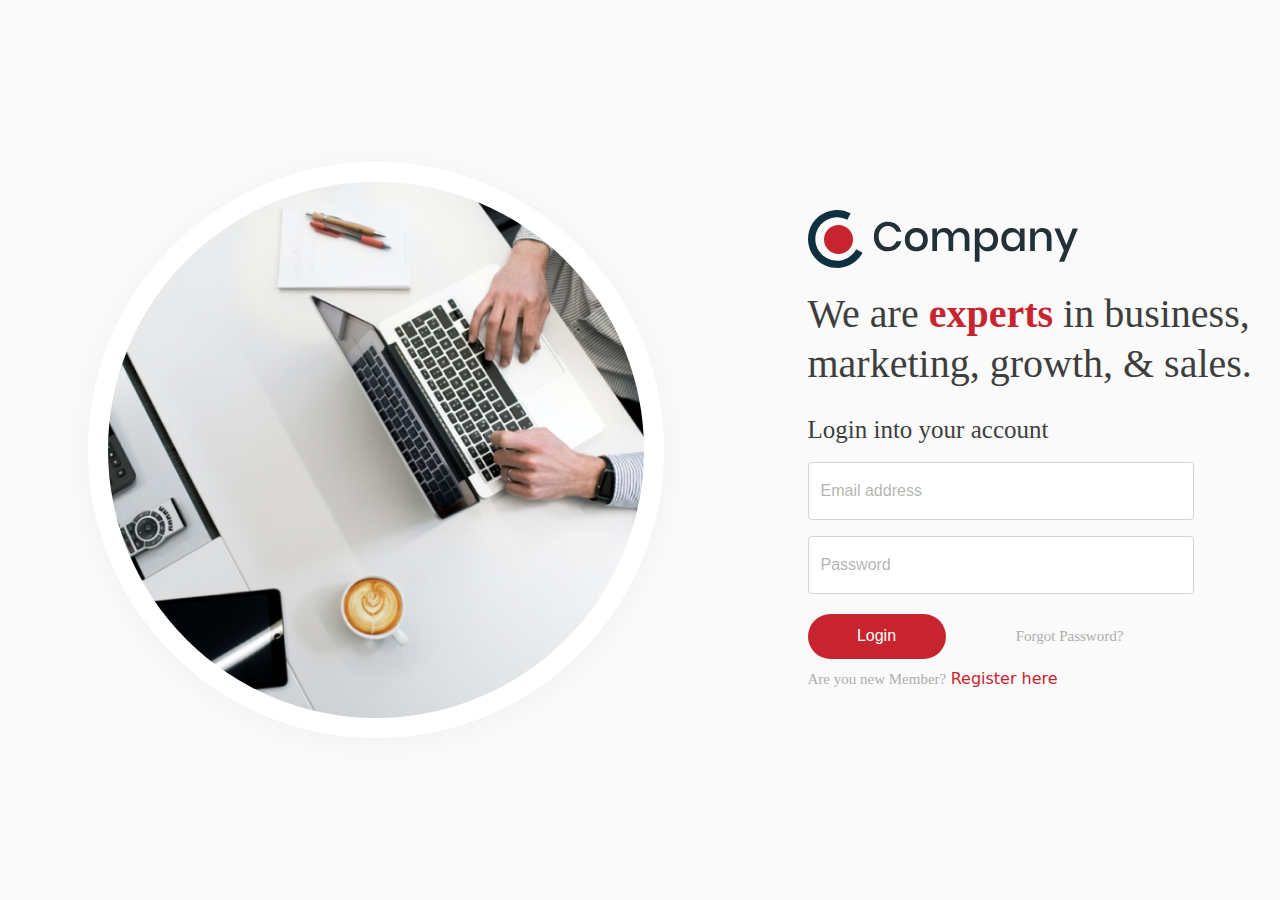
<file: index.html>
<!DOCTYPE html>
<html lang="en">

<head>
    <meta charset="UTF-8">
    <meta name="viewport" content="width=device-width, initial-scale=1.0">
    <title>Login</title>
    <link href="bootstrap-5.0.2-dist/css/bootstrap.min.css" media="all" rel="stylesheet">
    <link rel="stylesheet" href="css/style.css">
</head>

<body>
    <section class="">
        <div class="img">
            <img class="hero" src="images/hero-image.png" alt="">
        </div>
        <div class="login">
            <form action="" class="container frm">
                <img class="logo" src="images/logo.svg" alt="">
                <h2 class="heading">We are <strong id="exp">experts</strong> in business, marketing, growth, & sales.</h2>
                <p class="instruction">Login into your account</p>
                <!-- <input type="text" placeholder="Username"> <br>
                <input type="password" class="my-2" placeholder="password"><br> -->
                <div class="form-floating mb-3">
                    <input type="email" class="form-control" id="floatingInput" placeholder="name@example.com">
                    <label for="floatingInput">Email address</label>
                  </div>
                  <div class="form-floating">
                    <input type="password" class="form-control" id="floatingPassword" placeholder="Password">
                    <label for="floatingPassword">Password</label>
                  </div>
                <div class="conform">
                <button class="btn lgn my-2">Login</button>
                <a id="forgot" class="" href="#">Forgot Password?</a><br>
                </div>
                <p id="member" class="SignUp">Are you new Member?</p>
                <a id="register" class="SignUp" href="#">Register here</a>
            </form>
        </div>
    </section>
    <script src="bootstrap-5.0.2-dist/js/bootstrap.bundle.min.js"></script>
</body>

</html>
</file>
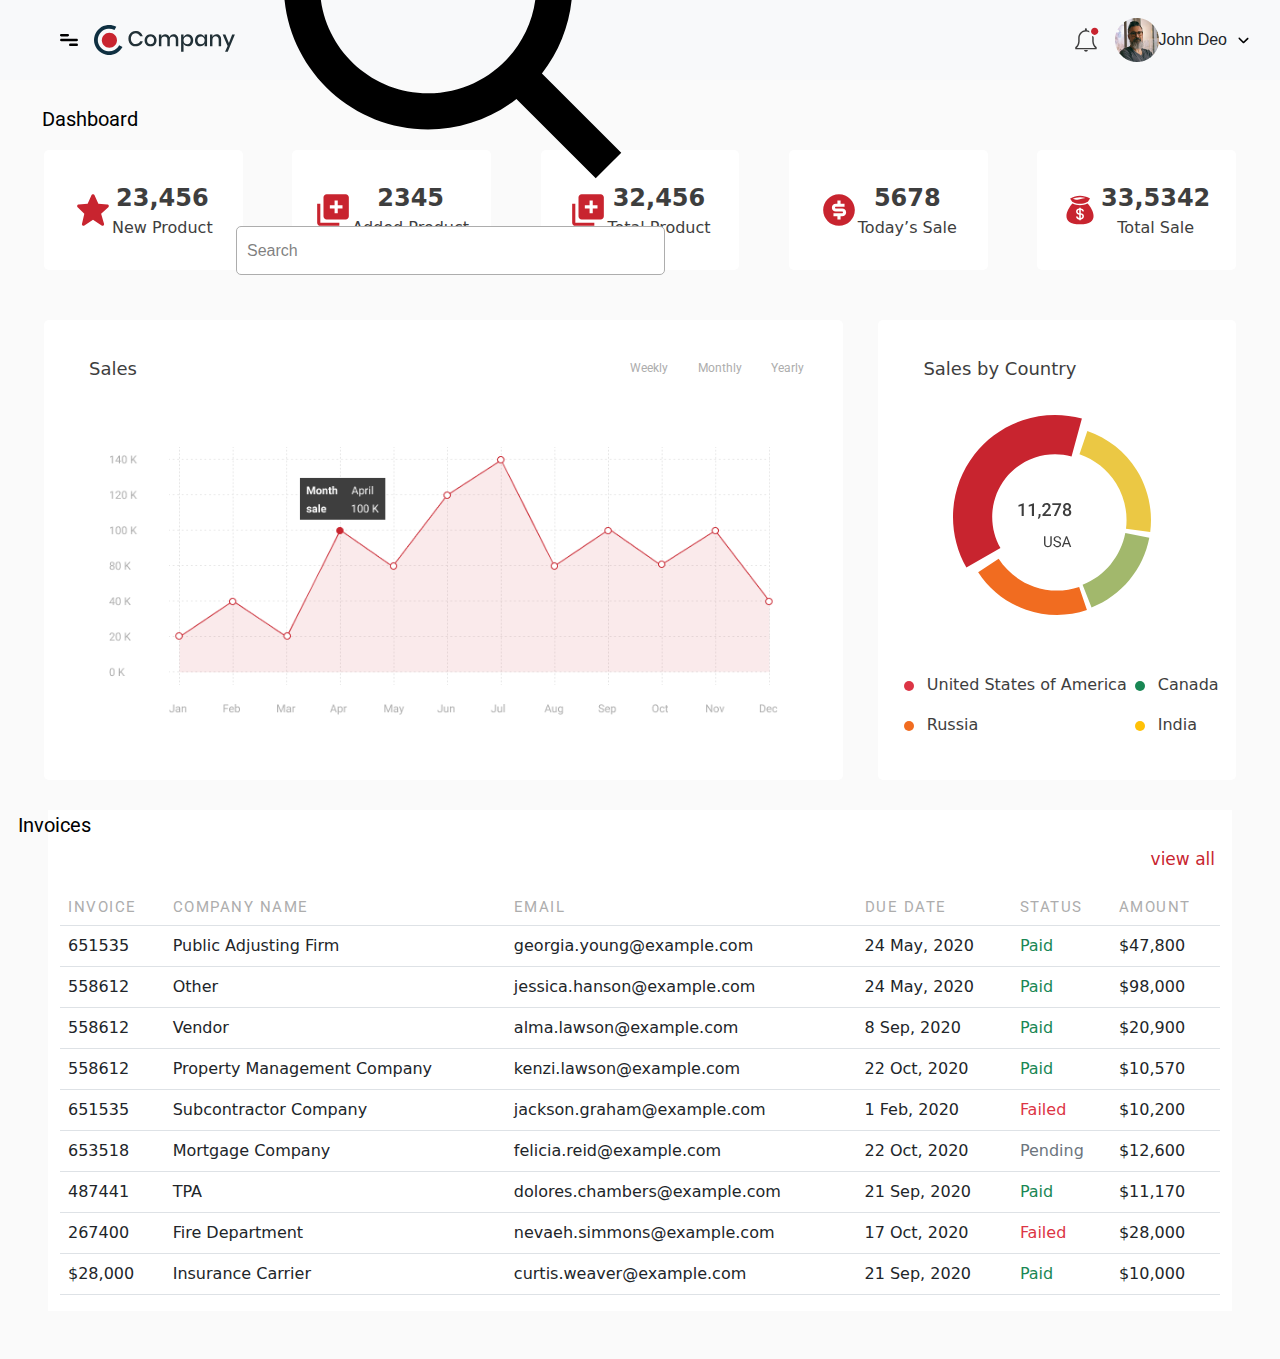
<file: dash.html>
<!DOCTYPE html>
<html lang="en">

<head>
    <meta charset="UTF-8">
    <meta name="viewport" content="width=device-width, initial-scale=1.0">
    <title>Dashboard</title>
    <link href="bootstrap-5.0.2-dist/css/bootstrap.min.css" media="all" rel="stylesheet">
    <link rel="stylesheet" href="css/dashstyle.css">
    <link rel="preconnect" href="https://fonts.googleapis.com">
    <link rel="preconnect" href="https://fonts.gstatic.com" crossorigin>
    <link href="https://fonts.googleapis.com/css2?family=Roboto:ital,wght@0,100..900;1,100..900&display=swap"
        rel="stylesheet">
</head>

<body>
    <div class="main">
        <nav class="navbar navbar-expand-lg navbar-light bg-light">
            <div class="container-fluid">
                <a class="navbar-brand" href="#">
                    <a class="btn" data-bs-toggle="offcanvas" href="#offcanvasExample" role="button"
                        aria-controls="offcanvasExample">
                        <img class="menu" src="images/menu-bar.svg" alt="">
                    </a>

                    <div class="offcanvas offcanvas-start" tabindex="-1" id="offcanvasExample"
                        aria-labelledby="offcanvasExampleLabel">
                        <div class="offcanvas-header">
                            <div class="search-container">
                                <img class="search" src="images/search-icon.svg" alt="">
                                <input class="srch" type="text" placeholder="Search">
                            </div>
                            <button type="button" class="btn-close" data-bs-dismiss="offcanvas"
                                aria-label="Close"></button>
                        </div>
                        <div class="offcanvas-body">
                            <aside class="d-flex flex-column sidebar bg-white">
                                <ul class="list">
                                    <li class="dashboard">
                                        <a href="#">
                                            <img src="images/dashboard-active.svg" alt="">
                                            <p class="dash">Dashboard</p>
                                        </a>
                                    </li>
                                    <li class="analysis">
                                        <a href="#">
                                            <img class="" src="images/graph-default.svg" alt="">
                                            <p>Analysis</p>
                                        </a>
                                    </li>
                                    <li class="inbox">
                                        <a href="#">
                                            <img src="images/inbox-default.svg" alt="">
                                            <p>Inbox</p>
                                        </a>
                                    </li>
                                    <li class="history">
                                        <a href="#">
                                            <img src="images/clock-default.svg" alt="">
                                            <p>History</p>
                                        </a>
                                    </li>
                                    <li class="user">
                                        <a href="#">
                                            <img src="images/user-default.svg" alt="">
                                            <p>Users</p>
                                        </a>
                                    </li>
                                    <li class="maintenance">
                                        <a href="#">
                                            <img src="images/maintenance-default.svg" alt="">
                                            <p>Maintenance</p>
                                        </a>
                                    </li>
                                    <li class="setting">
                                        <a href="#">
                                            <img src="images/setting-default.svg" alt="">
                                            <p>Setting</p>
                                        </a>
                                    </li>
                                </ul>
                            </aside>
                        </div>
                    </div>
                    <img class="logo" src="images/header-logo.svg" alt="">
                </a>

                <div class="collapse navbar-collapse d-none d-lg-block" id="navbarNav">
                    <div class="search-container">
                        <img class="search" src="images/search-icon.svg" alt="">
                        <input class="srch" type="text" placeholder="Search">
                    </div>
                </div>

                <div class="d-flex align-items-center ms-auto">
                    <div class="d-none d-lg-block">
                        <img class="notification" src="images/notification-icon.svg" alt="">
                    </div>
                    <img src="images/profile.png" alt="" class="ms-3">
                    <div class="collapse navbar-collapse" id="navbarNav">
                        <p class="name mb-0">John Deo</p>
                        <img src="images/downward-arrow.svg" alt="" class="ms-2">
                    </div>
                </div>
            </div>
        </nav>
        <!-- <header>
            <nav>
                <div id="menu">
                    <img src="images/menu-bar.svg" alt="">
                </div>
                <div id="dashlogo">
                    <img src="images/header-logo.svg" alt="">
                </div>
                <div id="search">
                    <img src="images/search-icon.svg" alt="">
                </div>
                <span>
                    <p class="search-txt">Search</p>
                </span>
                <div id="notification">
                    <img src="images/notification-icon.svg" alt="">
                </div>
                <div id="profile">
                    <img src="images/profile.png" alt="">
                </div>
                <span>
                    <p>John Deo</p>
                </span>
                <div id="dropdown">
                    <img src="images/select-downward.svg" alt="">
                </div>
            </nav>
        </header> -->
        <div class="content">

            <!-- dashboard content -->
            <div class="second">
                <div class="dashcontent mx-5">
                    <p class="title">Dashboard</p>
                </div>
                <div class="cardsx row">
                    <div
                        class="n-prod box d-flex justify-content-center align-items-center col-lg-2 col-md-3 col-sm-6 col-12">
                        <img src="/images/star.svg" alt="">
                        <div class="contents text-center">
                            <strong class="h">23,456</strong>
                            <p class="m-0">New Product</p>
                        </div>
                    </div>
                    <div
                        class="n-prod box d-flex justify-content-center align-items-center col-lg-2 col-md-3 col-sm-6 col-12">
                        <img src="/images/new-product.svg" alt="">
                        <div class="contents text-center">
                            <strong class="h">2345</strong>
                            <p class="m-0">Added Product</p>
                        </div>
                    </div>
                    <div
                        class="n-prod box d-flex justify-content-center align-items-center col-lg-2 col-md-3 col-sm-6 col-12">
                        <img src="/images/new-product.svg" alt="">
                        <div class="contents text-center">
                            <strong class="h">32,456</strong>
                            <p class="m-0">Total Product</p>
                        </div>
                    </div>
                    <div
                        class="n-prod box d-flex justify-content-center align-items-center col-lg-2 col-md-3 col-sm-6 col-12">
                        <img src="/images/dollar-filled.svg" alt="">
                        <div class="contents text-center">
                            <strong class="h">5678</strong>
                            <p class="m-0">Today’s Sale</p>
                        </div>
                    </div>
                    <div
                        class="n-prod box d-flex justify-content-center align-items-center col-lg-2 col-md-3 col-sm-6 col-12">
                        <img src="/images/money-bag.svg" alt="">
                        <div class="contents text-center">
                            <strong class="h">33,5342</strong>
                            <p class="m-0">Total Sale</p>
                        </div>
                    </div>
                </div>
                <div class="graph row">
                    <!-- Sale Data -->
                    <div class="sale-data">
                        <div class="sale-tx d-flex">
                            <p class="sale-head-text">Sales</p>
                            <div class="duration">
                                <a class="time" href="#">Weekly</a>
                                <a class="time" href="#">Monthly</a>
                                <a class="time" href="#">Yearly</a>
                            </div>
                        </div>
                        <div class="graph-img">
                            <img src="images/data-graph.png" alt="Graph showing sales data">
                        </div>
                    </div>

                    <!-- Pie Chart -->
                    <div class="piechart">
                        <p class="sale-head-text">Sales by Country</p>
                        <div class="pie">
                            <img src="images/pie-chart.svg" alt="Pie chart">
                        </div>
                        <div class="pie-label justify-content-center d-flex mt-auto align-content-center flex-wrap">
                            <div class="first-column">
                                <div class="d-flex dts">
                                    <span class="dot btn-danger m-2"></span>
                                    <p class="countries">United States of America</p>
                                </div>
                                <div class="d-flex dts2">
                                    <span class="dot org m-2"></span>
                                    <p class="countries">Russia</p>
                                </div>
                            </div>
                            <div class="second-column">
                                <div class="d-flex">
                                    <span class="dot btn-success m-2"></span>
                                    <p class="countries">Canada</p>
                                </div>
                                <div class="d-flex">
                                    <span class="dot btn-warning m-2"></span>
                                    <p class="countries">India</p>
                                </div>
                            </div>
                        </div>
                    </div>
                </div>

            </div>
            <div class="tbl-data bg-white m-4">
                <div class="tbl-head d-flex">
                    <div class="inv">
                        <p class="title mr-2">Invoices</p>
                    </div>
                    <div class="v-all">
                        <a class="viewall" href="#">view all</a>
                    </div>
                </div>
                <div class="container-fluid">
                    <div class="table-responsive">
                        <table class="table">
                            <tbody class="table-group-divider">
                                <tr>
                                    <th class="tbl-tag" scope="col">INVOICE</th>
                                    <th class="tbl-tag" scope="col">COMPANY NAME</th>
                                    <th class="tbl-tag" scope="col">EMAIL</th>
                                    <th class="tbl-tag" scope="col">DUE DATE</th>
                                    <th class="tbl-tag" scope="col">STATUS</th>
                                    <th class="tbl-tag" scope="col">AMOUNT</th>
                                </tr>
                                <tr>
                                    <td scope="row">651535</td>
                                    <td>Public Adjusting Firm</td>
                                    <td>georgia.young@example.com</td>
                                    <td>24 May, 2020</td>
                                    <td class="text-success">Paid</td>
                                    <td>$47,800</td>
                                </tr>
                                <tr>
                                    <td scope="row">558612</td>
                                    <td>Other</td>
                                    <td>jessica.hanson@example.com</td>
                                    <td>24 May, 2020</td>
                                    <td class="text-success">Paid</td>
                                    <td>$98,000</td>
                                </tr>
                                <tr>
                                    <td scope="row">558612</td>
                                    <td>Vendor</td>
                                    <td>alma.lawson@example.com</td>
                                    <td>8 Sep, 2020</td>
                                    <td class="text-success">Paid</td>
                                    <td>$20,900</td>
                                </tr>
                                <tr>
                                    <td scope="row">558612</td>
                                    <td>Property Management Company</td>
                                    <td>kenzi.lawson@example.com</td>
                                    <td>22 Oct, 2020</td>
                                    <td class="text-success">Paid</td>
                                    <td>$10,570</td>
                                </tr>
                                <tr>
                                    <td scope="row">651535</td>
                                    <td>Subcontractor Company</td>
                                    <td>jackson.graham@example.com</td>
                                    <td>1 Feb, 2020</td>
                                    <td class="text-danger">Failed</td>
                                    <td>$10,200</td>
                                </tr>
                                <tr>
                                    <td scope="row">653518</td>
                                    <td>Mortgage Company</td>
                                    <td>felicia.reid@example.com</td>
                                    <td>22 Oct, 2020</td>
                                    <td class="text-secondary">Pending</td>
                                    <td>$12,600</td>
                                </tr>
                                <tr>
                                    <td scope="row">487441</td>
                                    <td>TPA</td>
                                    <td>dolores.chambers@example.com</td>
                                    <td>21 Sep, 2020</td>
                                    <td class="text-success">Paid</td>
                                    <td>$11,170</td>
                                </tr>
                                <tr>
                                    <td scope="row">267400</td>
                                    <td>Fire Department</td>
                                    <td>nevaeh.simmons@example.com</td>
                                    <td>17 Oct, 2020</td>
                                    <td class="text-danger">Failed</td>
                                    <td>$28,000</td>
                                </tr>
                                <tr>
                                    <td scope="row">$28,000</td>
                                    <td>Insurance Carrier</td>
                                    <td>curtis.weaver@example.com</td>
                                    <td>21 Sep, 2020</td>
                                    <td class="text-success">Paid</td>
                                    <td>$10,000</td>
                                </tr>
                            </tbody>
                        </table>
                    </div>
                </div>
            </div>
        </div>
    </div>
    </div>
    <script src="bootstrap-5.0.2-dist/js/bootstrap.bundle.min.js"></script>
</body>

</html>
</file>
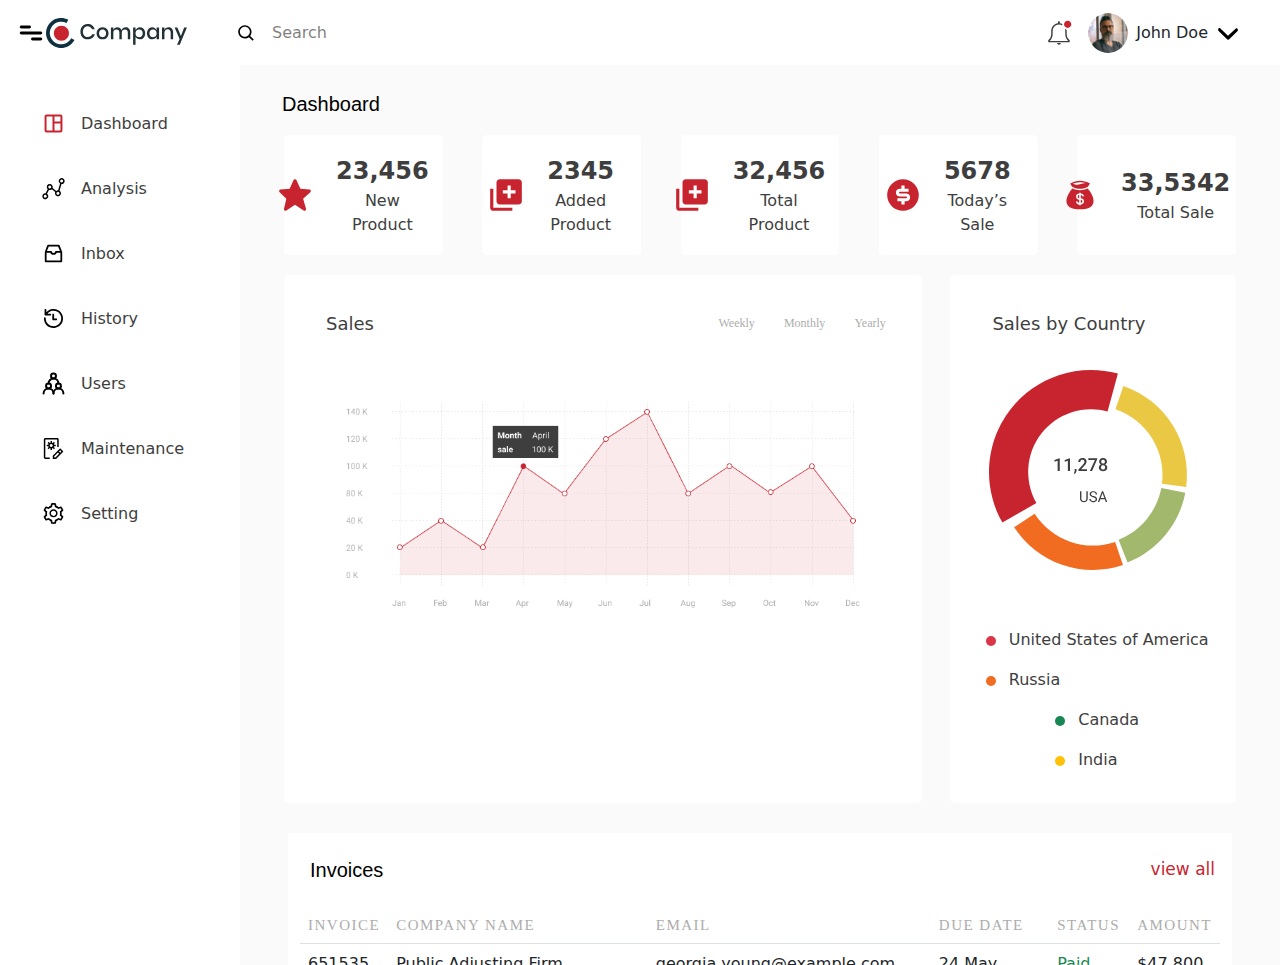
<file: dashboard.html>
<!DOCTYPE html>
<html lang="en">

<head>
    <meta charset="UTF-8">
    <meta name="viewport" content="width=device-width, initial-scale=1.0">
    <title>Dashboard</title>
    <link rel="stylesheet" href="css/style.css">
    <link rel="stylesheet" href="bootstrap-5.0.2-dist/css/bootstrap.min.css">

</head>

<body>
    <!-- Navbar -->
    <div class="navbar navbar-expand-lg navbar-light bg-white">
        <div class="d-flex align-items-center">
            <div class="menu-btn" id="menu-btn">
                <img class="m-btn" src="images/menu-bar.svg" alt="Menu">
            </div>
            <img class="logo" src="images/header-logo.svg" alt="Company Logo">
            <div class="collapse navbar-collapse" id="navbarNav">
                <img src="images/search-icon.svg" class="srch-logo ms-5 me-2" alt="">
                <input type="text" class="search-bar" placeholder="Search">
            </div>
        </div>
        <div class="nav-items">
            <div class="collapse navbar-collapse" id="navbarNav">
                <img src="images/notification-icon.svg" alt="Notification">
            </div>
            <div class="user-profile">
                <img src="images/profile.png" alt="User">
                <div class="collapse navbar-collapse" id="navbarNav">
                    <span>John Doe</span>
                    <img src="images/downward-arrow.svg" alt="">
                </div>
            </div>
        </div>
    </div>

    <!-- Layout -->
    <div class="layout">
        <!-- Sidebar -->
        <div class="sidebar" id="sidebar">
            <ul>
                <li><a href="#" class="d-flex">
                        <img src="images/dashboard-active.svg" alt="">
                        <p>Dashboard</p>
                    </a></li>
                <li><a href="#" class="d-flex">
                        <img src="images/graph-default.svg" alt="">
                        <p>Analysis</p>
                    </a></li>
                <li><a href="#" class="d-flex">
                        <img src="images/inbox-default.svg" alt="">
                        <p>Inbox</p>
                    </a></li>
                <li><a href="#" class="d-flex">
                        <img src="images/clock-default.svg" alt="">
                        <p>History</p>
                    </a></li>
                <li><a href="#" class="d-flex">
                        <img src="images/user-default.svg" alt="">
                        <p>Users</p>
                    </a></li>
                <li><a href="#" class="d-flex">
                        <img src="images/maintenance-default.svg" alt="">
                        <p>Maintenance</p>
                    </a></li>
                <li><a href="#" class="d-flex">
                        <img src="images/setting-default.svg" alt="">
                        <p>Setting</p>
                    </a></li>
            </ul>
        </div>

        <!-- Content -->
        <div class="content">


            <!-- dashboard content -->
            <div class="second">
                <div class="dashcontent mx-5">
                    <p class="title">Dashboard</p>
                </div>
                <div class="cardsx row">
                    <div
                        class="n-prod box d-flex justify-content-center align-items-center col-lg-2 col-md-3 col-sm-6 col-12">
                        <img src="/images/star.svg" alt="">
                        <div class="contents text-center">
                            <strong class="h">23,456</strong>
                            <p class="m-0">New Product</p>
                        </div>
                    </div>
                    <div
                        class="n-prod box d-flex justify-content-center align-items-center col-lg-2 col-md-3 col-sm-6 col-12">
                        <img src="/images/new-product.svg" alt="">
                        <div class="contents text-center">
                            <strong class="h">2345</strong>
                            <p class="m-0">Added Product</p>
                        </div>
                    </div>
                    <div
                        class="n-prod box d-flex justify-content-center align-items-center col-lg-2 col-md-3 col-sm-6 col-12">
                        <img src="/images/new-product.svg" alt="">
                        <div class="contents text-center">
                            <strong class="h">32,456</strong>
                            <p class="m-0">Total Product</p>
                        </div>
                    </div>
                    <div
                        class="n-prod box d-flex justify-content-center align-items-center col-lg-2 col-md-3 col-sm-6 col-12">
                        <img src="/images/dollar-filled.svg" alt="">
                        <div class="contents text-center">
                            <strong class="h">5678</strong>
                            <p class="m-0">Today’s Sale</p>
                        </div>
                    </div>
                    <div
                        class="n-prod box d-flex justify-content-center align-items-center col-lg-2 col-md-3 col-sm-6 col-12">
                        <img src="/images/money-bag.svg" alt="">
                        <div class="contents text-center">
                            <strong class="h">33,5342</strong>
                            <p class="m-0">Total Sale</p>
                        </div>
                    </div>
                </div>
                <div class="graph row">
                    <!-- Sale Data -->
                    <div class="sale-data">
                        <div class="sale-tx d-flex">
                            <p class="sale-head-text">Sales</p>
                            <div class="duration">
                                <a class="time" href="#">Weekly</a>
                                <a class="time" href="#">Monthly</a>
                                <a class="time" href="#">Yearly</a>
                            </div>
                        </div>
                        <div class="graph-img">
                            <img src="images/data-graph.png" alt="Graph showing sales data">
                        </div>
                    </div>

                    <!-- Pie Chart -->
                    <div class="piechart">
                        <p class="sale-head-text">Sales by Country</p>
                        <div class="pie">
                            <img src="images/pie-chart.svg" alt="Pie chart">
                        </div>
                        <div class="pie-label justify-content-center d-flex mt-auto align-content-center flex-wrap">
                            <div class="first-column">
                                <div class="d-flex dts">
                                    <span class="dot btn-danger m-2"></span>
                                    <p class="countries">United States of America</p>
                                </div>
                                <div class="d-flex dts2">
                                    <span class="dot org m-2"></span>
                                    <p class="countries">Russia</p>
                                </div>
                            </div>
                            <div class="second-column">
                                <div class="d-flex">
                                    <span class="dot btn-success m-2"></span>
                                    <p class="countries">Canada</p>
                                </div>
                                <div class="d-flex">
                                    <span class="dot btn-warning m-2"></span>
                                    <p class="countries">India</p>
                                </div>
                            </div>
                        </div>
                    </div>
                </div>

            </div>
            <div class="tbl-data bg-white m-4">
                <div class="tbl-head d-flex">
                    <div class="inv">
                        <p class="title-inv mr-2">Invoices</p>
                    </div>
                    <div class="v-all">
                        <a class="viewall" href="#">view all</a>
                    </div>
                </div>
                <div class="container-fluid">
                    <div class="table-responsive">
                        <table class="table">
                            <tbody class="table-group-divider">
                                <tr>
                                    <th class="tbl-tag" scope="col">INVOICE</th>
                                    <th class="tbl-tag" scope="col">COMPANY NAME</th>
                                    <th class="tbl-tag" scope="col">EMAIL</th>
                                    <th class="tbl-tag" scope="col">DUE DATE</th>
                                    <th class="tbl-tag" scope="col">STATUS</th>
                                    <th class="tbl-tag" scope="col">AMOUNT</th>
                                </tr>
                                <tr>
                                    <td scope="row">651535</td>
                                    <td>Public Adjusting Firm</td>
                                    <td>georgia.young@example.com</td>
                                    <td>24 May, 2020</td>
                                    <td class="text-success">Paid</td>
                                    <td>$47,800</td>
                                </tr>
                                <tr>
                                    <td scope="row">558612</td>
                                    <td>Other</td>
                                    <td>jessica.hanson@example.com</td>
                                    <td>24 May, 2020</td>
                                    <td class="text-success">Paid</td>
                                    <td>$98,000</td>
                                </tr>
                                <tr>
                                    <td scope="row">558612</td>
                                    <td>Vendor</td>
                                    <td>alma.lawson@example.com</td>
                                    <td>8 Sep, 2020</td>
                                    <td class="text-success">Paid</td>
                                    <td>$20,900</td>
                                </tr>
                                <tr>
                                    <td scope="row">558612</td>
                                    <td>Property Management Company</td>
                                    <td>kenzi.lawson@example.com</td>
                                    <td>22 Oct, 2020</td>
                                    <td class="text-success">Paid</td>
                                    <td>$10,570</td>
                                </tr>
                                <tr>
                                    <td scope="row">651535</td>
                                    <td>Subcontractor Company</td>
                                    <td>jackson.graham@example.com</td>
                                    <td>1 Feb, 2020</td>
                                    <td class="text-danger">Failed</td>
                                    <td>$10,200</td>
                                </tr>
                                <tr>
                                    <td scope="row">653518</td>
                                    <td>Mortgage Company</td>
                                    <td>felicia.reid@example.com</td>
                                    <td>22 Oct, 2020</td>
                                    <td class="text-secondary">Pending</td>
                                    <td>$12,600</td>
                                </tr>
                                <tr>
                                    <td scope="row">487441</td>
                                    <td>TPA</td>
                                    <td>dolores.chambers@example.com</td>
                                    <td>21 Sep, 2020</td>
                                    <td class="text-success">Paid</td>
                                    <td>$11,170</td>
                                </tr>
                                <tr>
                                    <td scope="row">267400</td>
                                    <td>Fire Department</td>
                                    <td>nevaeh.simmons@example.com</td>
                                    <td>17 Oct, 2020</td>
                                    <td class="text-danger">Failed</td>
                                    <td>$28,000</td>
                                </tr>
                                <tr>
                                    <td scope="row">$28,000</td>
                                    <td>Insurance Carrier</td>
                                    <td>curtis.weaver@example.com</td>
                                    <td>21 Sep, 2020</td>
                                    <td class="text-success">Paid</td>
                                    <td>$10,000</td>
                                </tr>
                            </tbody>
                        </table>
                    </div>
                </div>
            </div>
        </div>
    </div>
    </div>

    <script src="js/custom.js"></script>
    <script src="bootstrap-5.0.2-dist/js/bootstrap.bundle.min.js"></script>
</body>

</html>
</file>
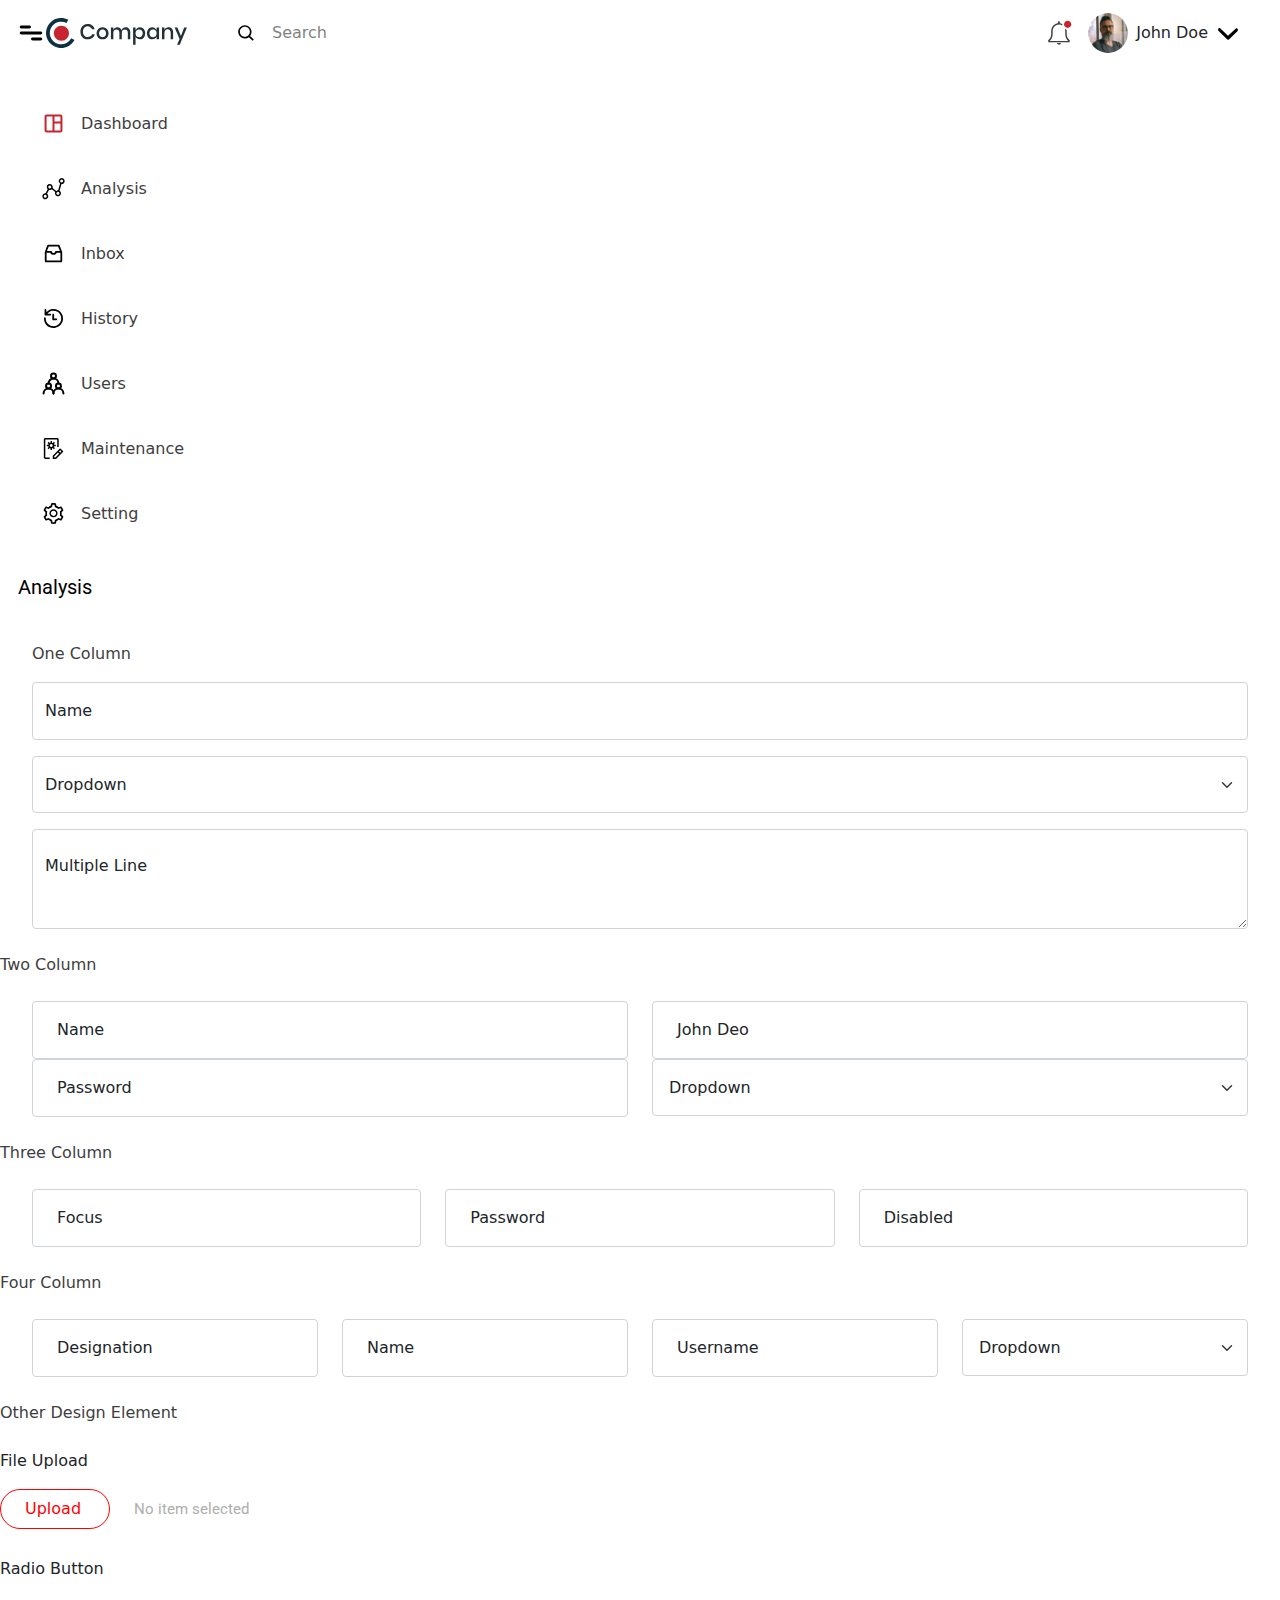
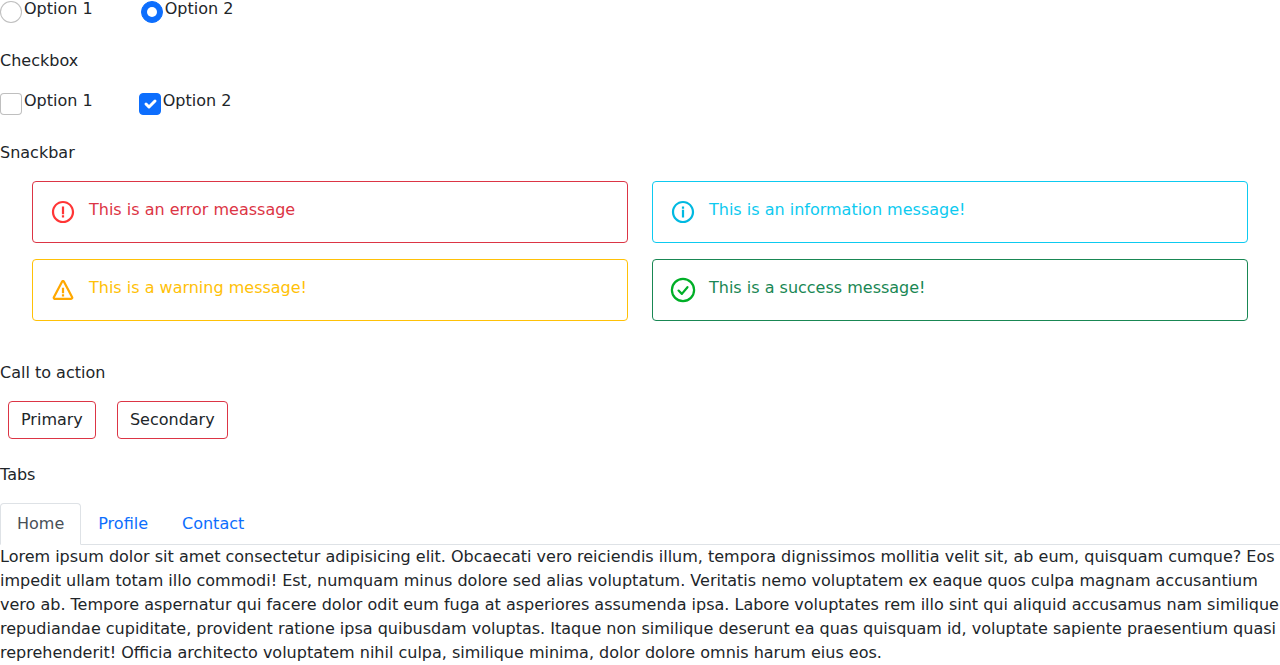
<file: in.html>
<!DOCTYPE html>
<html lang="en">

<head>
    <meta charset="UTF-8">
    <meta name="viewport" content="width=device-width, initial-scale=1.0">
    <title>Dashboard</title>
    <link rel="stylesheet" href="css/dashstyle.css">
    <link rel="stylesheet" href="bootstrap-5.0.2-dist/css/bootstrap.min.css">
    <style>
        @import url('https://fonts.googleapis.com/css2?family=Roboto:ital,wght@0,100..900;1,100..900&display=swap');
    </style>

</head>

<body>
    <!-- Navbar -->
    <div class="navbar navbar-expand-lg navbar-light bg-white">
        <div class="d-flex align-items-center">
            <div class="menu-btn" id="menu-btn">
                <img class="m-btn" src="images/menu-bar.svg" alt="Menu">
            </div>
            <img class="logo" src="images/header-logo.svg" alt="Company Logo">
            <div class="collapse navbar-collapse" id="navbarNav">
                <img src="images/search-icon.svg" class="srch-logo ms-5 me-2" alt="">
                <input type="text" class="search-bar" placeholder="Search">
            </div>
        </div>
        <div class="nav-items">
            <div class="collapse navbar-collapse" id="navbarNav">
                <img src="images/notification-icon.svg" alt="Notification">
            </div>
            <div class="user-profile">
                <img src="images/profile.png" alt="User">
                <div class="collapse navbar-collapse" id="navbarNav">
                    <span>John Doe</span>
                    <img src="images/downward-arrow.svg" alt="">
                </div>
            </div>
        </div>
    </div>

    <!-- Layout -->
    <div class="layouts">
        <!-- Sidebar -->
        <div class="sidebar" id="sidebar">
            <ul>
                <li><a href="#" class="d-flex">
                        <img src="images/dashboard-active.svg" alt="">
                        <p>Dashboard</p>
                    </a></li>
                <li><a href="#" class="d-flex">
                        <img src="images/graph-default.svg" alt="">
                        <p>Analysis</p>
                    </a></li>
                <li><a href="#" class="d-flex">
                        <img src="images/inbox-default.svg" alt="">
                        <p>Inbox</p>
                    </a></li>
                <li><a href="#" class="d-flex">
                        <img src="images/clock-default.svg" alt="">
                        <p>History</p>
                    </a></li>
                <li><a href="#" class="d-flex">
                        <img src="images/user-default.svg" alt="">
                        <p>Users</p>
                    </a></li>
                <li><a href="#" class="d-flex">
                        <img src="images/maintenance-default.svg" alt="">
                        <p>Maintenance</p>
                    </a></li>
                <li><a href="#" class="d-flex">
                        <img src="images/setting-default.svg" alt="">
                        <p>Setting</p>
                    </a></li>
            </ul>
        </div>

        <!-- Content -->
        <div class="contents">


            <!-- Analysis content -->

            <div class="second1">
                <div class="analysis-content mx-5">
                    <p class="title">Analysis</p>
                </div>
                <div class="analysis-form">
                    <form class="form-content" action="">
                        <div class="col-one row">
                            <p class="pt-4 f-label">One Column</p>
                            <div class="form-floating col-lg-12 col-sm-12 col-md-12">
                                <input type="text" class="form-control" id="floatingInput"
                                    placeholder="name@example.com">
                                <label for="floatingInput" class="ps-4">Name</label>
                            </div>
                            <div class="col mt-3 mb-3">
                                <select class="form-select col-lg-12 col-sm-12 col-md-12"
                                    aria-label="Default select example" style="height: 57px;">
                                    <option selected>Dropdown</option>
                                    <option value="1">One</option>
                                    <option value="2">Two</option>
                                    <option value="3">Three</option>
                                </select>
                            </div>
                            <div class="form-floating col-lg-12 col-sm-12 col-md-12">
                                <textarea class="form-control" placeholder="Leave a comment here" id="floatingTextarea2"
                                    style="height: 100px"></textarea>
                                <label for="floatingTextarea2 " class="p-4">Multiple Line</label>
                            </div>
                        </div>
                        <div class="col-two">
                            <p class="my-4 f-label">Two Column</p>
                            <div class="text-center">
                                <div class="row row-cols-2">
                                    <div class="col">
                                        <div class="form-floating">
                                            <input type="text" class="form-control" id="floatingInput"
                                                placeholder="name@example.com">
                                            <label for="floatingInput" class="ps-4">Name</label>
                                        </div>
                                    </div>
                                    <div class="col">
                                        <div class="form-floating">
                                            <input type="text" class="form-control" id="floatingInput"
                                                placeholder="name@example.com">
                                            <label for="floatingInput" class="ps-4">John Deo</label>
                                        </div>
                                    </div>
                                    <div class="col">
                                        <div class="form-floating">
                                            <input type="password" class="form-control" id="floatingInput"
                                                placeholder="name@example.com">
                                            <label for="floatingInput" class="ps-4">Password</label>
                                        </div>
                                    </div>
                                    <div class="col">
                                        <select class="form-select p-3" aria-label="Default select example"
                                            style="height: 57px;">
                                            <option selected>Dropdown</option>
                                            <option value="1">One</option>
                                            <option value="2">Two</option>
                                            <option value="3">Three</option>
                                        </select>
                                    </div>
                                </div>
                            </div>
                        </div>
                        <div class="col-three">
                            <p class="my-4 f-label">Three Column</p>
                            <div class="row">
                                <div class="col-6 col-md-4">
                                    <div class="form-floating">
                                        <input type="text" class="form-control" id="floatingInput"
                                            placeholder="name@example.com">
                                        <label for="floatingInput" class="ps-4">Focus</label>
                                    </div>
                                </div>
                                <div class="col-6 col-md-4">
                                    <div class="form-floating">
                                        <input type="password" class="form-control" id="floatingInput"
                                            placeholder="name@example.com">
                                        <label for="floatingInput" class="ps-4">Password</label>
                                    </div>
                                </div>
                                <div class="col-6 col-md-4">
                                    <div class="form-floating">
                                        <input type="text" class="form-control" id="floatingInput dis"
                                            placeholder="name@example.com">
                                        <label for="floatingInput" class="ps-4">Disabled</label>
                                    </div>
                                </div>
                            </div>
                        </div>
                        <div class="col-four">
                            <p class="my-4 f-label">Four Column</p>
                            <div class="row">
                                <div class="col-6 col-md-3">
                                    <div class="form-floating">
                                        <input type="text" class="form-control" id="floatingInput"
                                            placeholder="name@example.com">
                                        <label for="floatingInput" class="ps-4">Designation</label>
                                    </div>
                                </div>
                                <div class="col-6 col-md-3">
                                    <div class="form-floating">
                                        <input type="password" class="form-control" id="floatingInput"
                                            placeholder="name@example.com">
                                        <label for="floatingInput" class="ps-4">Name</label>
                                    </div>
                                </div>
                                <div class="col-6 col-md-3">
                                    <div class="form-floating">
                                        <input type="text" class="form-control" id="floatingInput dis"
                                            placeholder="name@example.com">
                                        <label for="floatingInput" class="ps-4">Username</label>
                                    </div>
                                </div>
                                <div class="col-6 col-md-3">
                                    <select class="form-select p-3" aria-label="Default select example"
                                        style="height: 57px;">
                                        <option selected>Dropdown</option>
                                        <option value="1">One</option>
                                        <option value="2">Two</option>
                                        <option value="3">Three</option>
                                    </select>
                                </div>
                            </div>
                        </div>
                        <div class="other-element">
                            <p class="my-4 f-label">Other Design Element</p>
                            <div class="upload">
                                <p class="">File Upload</p>
                                <div class="d-flex u1">
                                    <div class="file align-content-center">
                                        <a type="file" class="ps-4" href="">Upload</a>
                                    </div>
                                    <p class="mx-4">No item selected</p>
                                </div>
                            </div>
                            <div class="radio-btn">
                                <p class="mt-4">Radio Button</p>
                                <div class="radio d-flex">
                                    <div class="form-check me-5">
                                        <input class="form-check-input" type="radio" name="flexRadioDefault"
                                            id="flexRadioDefault1">
                                        <label class="form-check-label" for="flexRadioDefault1">
                                            Option 1
                                        </label>
                                    </div>
                                    <div class="form-check">
                                        <input class="form-check-input" type="radio" name="flexRadioDefault"
                                            id="flexRadioDefault2" checked>
                                        <label class="form-check-label" for="flexRadioDefault2">
                                            Option 2
                                        </label>
                                    </div>
                                </div>
                            </div>
                            <div class="checks">
                                <p class="mt-4">Checkbox</p>
                                <div class="d-flex">
                                    <div class="form-check ">
                                        <input class="form-check-input" type="checkbox" value="" id="flexCheckDefault">
                                        <label class="form-check-label" for="flexCheckDefault">
                                            Option 1
                                        </label>
                                    </div>
                                    <div class="form-check sqr">
                                        <input class="form-check-input" type="checkbox" value="" id="flexCheckChecked"
                                            checked>
                                        <label class="form-check-label" for="flexCheckChecked">
                                            Option 2
                                        </label>
                                    </div>
                                </div>
                            </div>
                            <div class="snackbar">
                                <p class="mt-4">Snackbar</p>
                                <div class="row">
                                    <div class="col">
                                        <div class="alert border-danger text-danger d-flex" role="alert">
                                            <img src="images/error-icon.svg" alt="">
                                            This is an error meassage
                                        </div>
                                    </div>
                                    <div class="col">
                                        <div class="alert border-info text-info d-flex" role="alert">
                                            <img src="images/info-icon.svg" alt="">
                                            This is an information message!
                                        </div>
                                    </div>
                                    <div class="w-100"></div>
                                    <div class="col">
                                        <div class="alert border-warning text-warning d-flex" role="alert">
                                            <img src="images/warning-icon.svg" alt="">
                                            This is a warning message!
                                        </div>
                                    </div>
                                    <div class="col">
                                        <div class="alert border-success text-success d-flex" role="alert">
                                            <img src="images/success-icon.svg" alt="">
                                            This is a success message!
                                        </div>
                                    </div>
                                </div>
                            </div>
                            <div class="call-to-action">
                                <p class="mt-4">Call to action</p>
                                <button type="button" class="call btn border-danger mx-2">Primary</button>
                                <button type="button" class="call btn border-danger mx-2">Secondary</button>
                            </div>
                        </div>
                        <div class="tab">
                            <p class="mt-4">Tabs</p>
                            <ul class="nav nav-tabs" id="myTab" role="tablist">
                                <li class="nav-item" role="presentation">
                                    <button class="nav-link active" id="home-tab" data-bs-toggle="tab"
                                        data-bs-target="#home" type="button" role="tab" aria-controls="home"
                                        aria-selected="true">Home</button>
                                </li>
                                <li class="nav-item" role="presentation">
                                    <button class="nav-link" id="profile-tab" data-bs-toggle="tab"
                                        data-bs-target="#profile" type="button" role="tab" aria-controls="profile"
                                        aria-selected="false">Profile</button>
                                </li>
                                <li class="nav-item" role="presentation">
                                    <button class="nav-link" id="contact-tab" data-bs-toggle="tab"
                                        data-bs-target="#contact" type="button" role="tab" aria-controls="contact"
                                        aria-selected="false">Contact</button>
                                </li>
                            </ul>
                            <div class="tab-content" id="myTabContent">
                                <div class="tab-pane fade show active" id="home" role="tabpanel"
                                    aria-labelledby="home-tab">Lorem ipsum dolor sit amet consectetur adipisicing elit.
                                    Obcaecati vero reiciendis illum, tempora dignissimos mollitia velit sit, ab eum,
                                    quisquam cumque? Eos impedit ullam totam illo commodi! Est, numquam minus dolore sed
                                    alias voluptatum. Veritatis nemo voluptatem ex eaque quos culpa magnam accusantium
                                    vero ab. Tempore aspernatur qui facere dolor odit eum fuga at asperiores assumenda
                                    ipsa. Labore voluptates rem illo sint qui aliquid accusamus nam similique
                                    repudiandae cupiditate, provident ratione ipsa quibusdam voluptas. Itaque non
                                    similique deserunt ea quas quisquam id, voluptate sapiente praesentium quasi
                                    reprehenderit! Officia architecto voluptatem nihil culpa, similique minima, dolor
                                    dolore omnis harum eius eos.</div>
                                <div class="tab-pane fade" id="profile" role="tabpanel" aria-labelledby="profile-tab">
                                    Lorem ipsum dolor sit amet, consectetur adipisicing elit. Consequatur est reiciendis
                                    sunt quo veritatis, esse necessitatibus cumque quis in eius beatae natus
                                    voluptatibus voluptatem nihil doloremque dolorem rem assumenda incidunt vitae
                                    consequuntur! Provident rerum distinctio similique eveniet consequatur ipsa dolores
                                    error vel voluptatem adipisci. Eaque enim cum, alias praesentium hic soluta, sit
                                    atque minima tenetur sunt sed nostrum eius incidunt nesciunt molestiae quas.
                                    Deserunt provident iste architecto! Ducimus ipsum sapiente nobis fugit repellat,
                                    ratione hic, totam tempora adipisci neque minima quia veritatis sit enim officiis.
                                    Labore</div>
                                <div class="tab-pane fade" id="contact" role="tabpanel" aria-labelledby="contact-tab">
                                    Lorem ipsum dolor, sit amet consectetur adipisicing elit. Aliquam consequuntur
                                    consectetur ad voluptas autem ab deleniti architecto dignissimos magnam fugiat
                                    perferendis quo iure perspiciatis nihil excepturi praesentium suscipit nobis error
                                    dicta maxime veniam doloremque, in distinctio dolorem. Voluptas fugit necessitatibus
                                    nesciunt commodi dolore! Aut beatae autem maxime laborum officiis illum eveniet
                                    perferendis exercitationem inventore in praesentium est, aperiam repellendus labore
                                    dolor neque tempora impedit odit! Facilis esse quia dolorum illo distinctio dolor
                                    cumque aspernatur quod iusto dicta, velit, aliquid delectus ea quisquam a at
                                    molestiae accusamus magni excepturi! Libero tenetur dolore explicabo officia autem
                                    praesentium provident, ipsum magnam voluptatem quis quo, totam aliquid error
                                    repudiandae. Earum et blanditiis nihil, consequuntur deserunt quidem mollitia
                                    veritatis dolorem modi corrupti natus dignissimos quam.</div>
                            </div>
                        </div>
                    </form>
                </div>
            </div>
        </div>
    </div>
    </div>

    <script src="js/custom.js"></script>
    <script src="bootstrap-5.0.2-dist/js/bootstrap.bundle.min.js"></script>
</body>

</html>
</file>
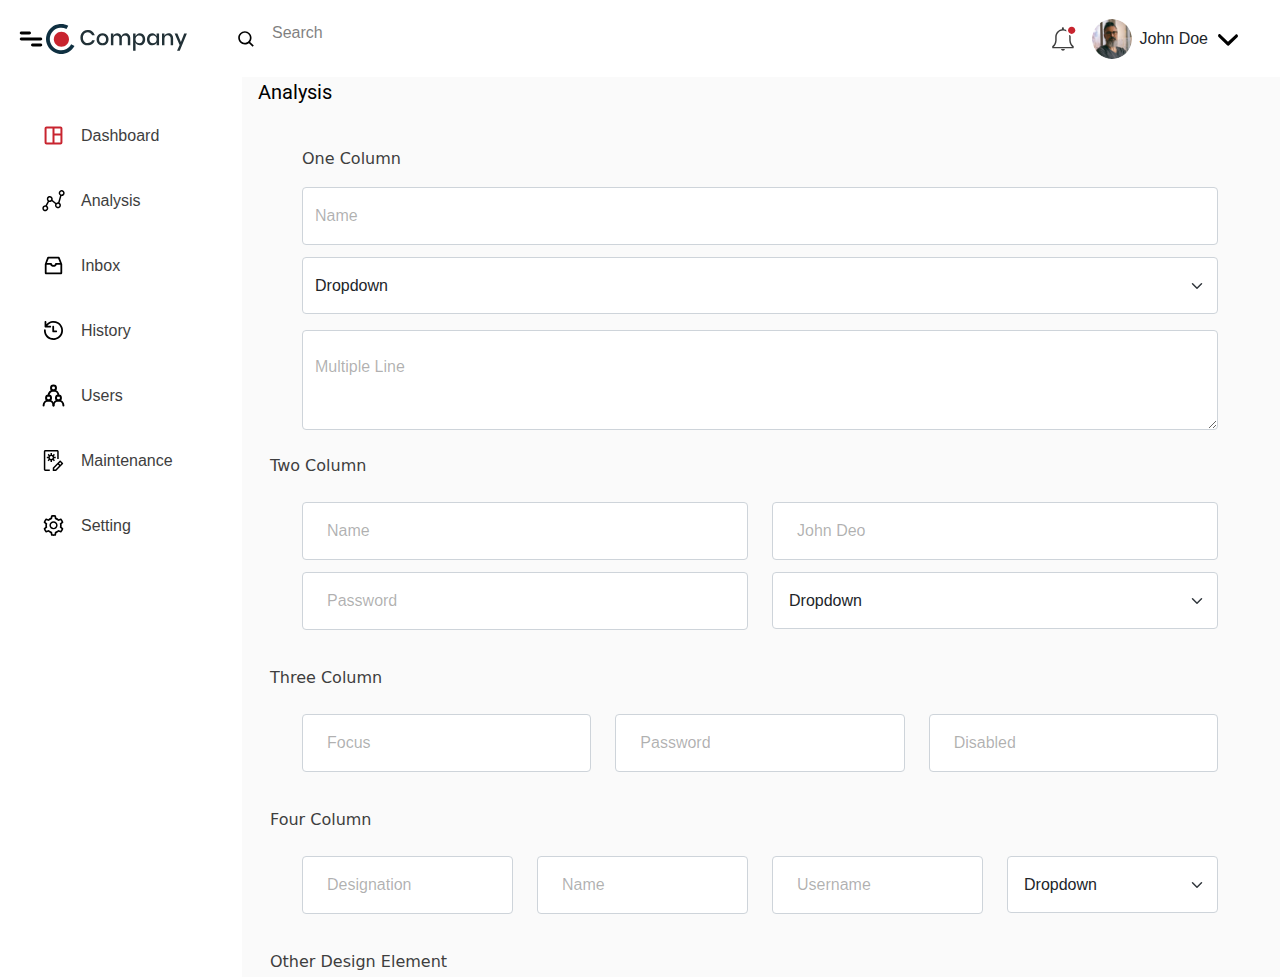
<file: innerpage.html>
<!DOCTYPE html>
<html lang="en">

<head>
    <meta charset="UTF-8">
    <meta name="viewport" content="width=device-width, initial-scale=1.0">
    <title>InnerPage</title>
    <link href="bootstrap-5.0.2-dist/css/bootstrap.min.css" media="all" rel="stylesheet">
    <link rel="stylesheet" href="css/style.css">
    <link rel="preconnect" href="https://fonts.googleapis.com">
    <link rel="preconnect" href="https://fonts.gstatic.com" crossorigin>
    <link href="https://fonts.googleapis.com/css2?family=Roboto:ital,wght@0,100..900;1,100..900&display=swap"
        rel="stylesheet">
    <!-- <link href="https://cdnjs.cloudflare.com/ajax/libs/font-awesome/6.0.0/css/all.min.css" rel="stylesheet" /> -->
    <link href="https://fonts.googleapis.com/css?family=Roboto:300,400,500,700&display=swap" rel="stylesheet" />
    <!-- <link href="https://cdnjs.cloudflare.com/ajax/libs/mdb-ui-kit/8.2.0/mdb.min.css" rel="stylesheet" /> -->
</head>

<body>
    <div class="main">
        <div class="navbar navbar-expand-lg navbar-light bg-white">
        <div class="d-flex align-items-center">
            <div class="menu-btn" id="menu-btn">
                <img class="m-btn" src="images/menu-bar.svg" alt="Menu">
            </div>
            <img class="logo" src="images/header-logo.svg" alt="Company Logo">
            <div class="collapse navbar-collapse" id="navbarNav">
                <img src="images/search-icon.svg" class="srch-logo ms-5 me-2" alt="">
                <input type="text" class="search-bar" placeholder="Search">
            </div>
        </div>
        <div class="nav-items">
            <div class="collapse navbar-collapse" id="navbarNav">
                <img src="images/notification-icon.svg" alt="Notification">
            </div>
            <div class="user-profile">
                <img src="images/profile.png" alt="User">
                <div class="collapse navbar-collapse" id="navbarNav">
                    <span>John Doe</span>
                    <img src="images/downward-arrow.svg" alt="">
                </div>
            </div>
        </div>
    </div>

    <!-- Layout -->
    <div class="layout">
        <!-- Sidebar -->
        <div class="sidebar" id="sidebar">
            <ul>
                <li><a href="#" class="d-flex">
                        <img src="images/dashboard-active.svg" alt="">
                        <p>Dashboard</p>
                    </a></li>
                <li><a href="#" class="d-flex">
                        <img src="images/graph-default.svg" alt="">
                        <p>Analysis</p>
                    </a></li>
                <li><a href="#" class="d-flex">
                        <img src="images/inbox-default.svg" alt="">
                        <p>Inbox</p>
                    </a></li>
                <li><a href="#" class="d-flex">
                        <img src="images/clock-default.svg" alt="">
                        <p>History</p>
                    </a></li>
                <li><a href="#" class="d-flex">
                        <img src="images/user-default.svg" alt="">
                        <p>Users</p>
                    </a></li>
                <li><a href="#" class="d-flex">
                        <img src="images/maintenance-default.svg" alt="">
                        <p>Maintenance</p>
                    </a></li>
                <li><a href="#" class="d-flex">
                        <img src="images/setting-default.svg" alt="">
                        <p>Setting</p>
                    </a></li>
            </ul>
        </div>
            <!-- dashboard content -->
            <div class="second1">
                <div class="analysis-content mx-5">
                    <p class="title">Analysis</p>
                </div>
                <div class="analysis-form">
                    <form class="form-content" action="">
                        <div class="col-one row">
                            <p class="pt-4 f-label">One Column</p>
                            <div class="form-floating col-lg-12 col-sm-12 col-md-12">
                                <input type="text" class="form-control" id="floatingInput"
                                    placeholder="name@example.com">
                                <label for="floatingInput" class="ps-4">Name</label>
                            </div>
                            <div class="col mb-3">
                                <select class="form-select col-lg-12 col-sm-12 col-md-12"
                                    aria-label="Default select example" style="height: 57px;">
                                    <option selected>Dropdown</option>
                                    <option value="1">One</option>
                                    <option value="2">Two</option>
                                    <option value="3">Three</option>
                                </select>
                            </div>
                            <div class="form-floating col-lg-12 col-sm-12 col-md-12">
                                <textarea class="form-control" placeholder="Leave a comment here" id="floatingTextarea2"
                                    style="height: 100px"></textarea>
                                <label for="floatingTextarea2 " class="p-4">Multiple Line</label>
                            </div>
                        </div>
                        <div class="col-two">
                            <p class="my-4 f-label">Two Column</p>
                            <div class="text-center">
                                <div class="row row-cols-2">
                                    <div class="col">
                                        <div class="form-floating">
                                            <input type="text" class="form-control" id="floatingInput"
                                                placeholder="name@example.com">
                                            <label for="floatingInput" class="ps-4">Name</label>
                                        </div>
                                    </div>
                                    <div class="col">
                                        <div class="form-floating">
                                            <input type="text" class="form-control" id="floatingInput"
                                                placeholder="name@example.com">
                                            <label for="floatingInput" class="ps-4">John Deo</label>
                                        </div>
                                    </div>
                                    <div class="col">
                                        <div class="form-floating">
                                            <input type="password" class="form-control" id="floatingInput"
                                                placeholder="name@example.com">
                                            <label for="floatingInput" class="ps-4">Password</label>
                                        </div>
                                    </div>
                                    <div class="col">
                                        <select class="form-select p-3" aria-label="Default select example"
                                            style="height: 57px;">
                                            <option selected>Dropdown</option>
                                            <option value="1">One</option>
                                            <option value="2">Two</option>
                                            <option value="3">Three</option>
                                        </select>
                                    </div>
                                </div>
                            </div>
                        </div>
                        <div class="col-three">
                            <p class="my-4 f-label">Three Column</p>
                            <div class="row">
                                <div class="col-6 col-md-4">
                                    <div class="form-floating">
                                        <input type="text" class="form-control" id="floatingInput"
                                            placeholder="name@example.com">
                                        <label for="floatingInput" class="ps-4">Focus</label>
                                    </div>
                                </div>
                                <div class="col-6 col-md-4">
                                    <div class="form-floating">
                                        <input type="password" class="form-control" id="floatingInput"
                                            placeholder="name@example.com">
                                        <label for="floatingInput" class="ps-4">Password</label>
                                    </div>
                                </div>
                                <div class="col-6 col-md-4">
                                    <div class="form-floating">
                                        <input type="text" class="form-control" id="floatingInput dis"
                                            placeholder="name@example.com">
                                        <label for="floatingInput" class="ps-4">Disabled</label>
                                    </div>
                                </div>
                            </div>
                        </div>
                        <div class="col-four">
                            <p class="my-4 f-label">Four Column</p>
                            <div class="row">
                                <div class="col-6 col-md-3">
                                    <div class="form-floating">
                                        <input type="text" class="form-control" id="floatingInput"
                                            placeholder="name@example.com">
                                        <label for="floatingInput" class="ps-4">Designation</label>
                                    </div>
                                </div>
                                <div class="col-6 col-md-3">
                                    <div class="form-floating">
                                        <input type="password" class="form-control" id="floatingInput"
                                            placeholder="name@example.com">
                                        <label for="floatingInput" class="ps-4">Name</label>
                                    </div>
                                </div>
                                <div class="col-6 col-md-3">
                                    <div class="form-floating">
                                        <input type="text" class="form-control" id="floatingInput dis"
                                            placeholder="name@example.com">
                                        <label for="floatingInput" class="ps-4">Username</label>
                                    </div>
                                </div>
                                <div class="col-6 col-md-3">
                                    <select class="form-select p-3" aria-label="Default select example"
                                        style="height: 57px;">
                                        <option selected>Dropdown</option>
                                        <option value="1">One</option>
                                        <option value="2">Two</option>
                                        <option value="3">Three</option>
                                    </select>
                                </div>
                            </div>
                        </div>
                        <div class="other-element">
                            <p class="my-4 f-label">Other Design Element</p>
                            <div class="upload">
                                <p class="">File Upload</p>
                                <div class="d-flex u1">
                                    <div class="file align-content-center">
                                        <a type="file" class="ps-4" href="">Upload</a>
                                    </div>
                                    <p class="mx-4">No item selected</p>
                                </div>
                            </div>
                            <div class="radio-btn">
                                <p class="mt-4">Radio Button</p>
                                <div class="radio d-flex">
                                    <div class="form-check me-5">
                                        <input class="form-check-input" type="radio" name="flexRadioDefault"
                                            id="flexRadioDefault1">
                                        <label class="form-check-label" for="flexRadioDefault1">
                                            Option 1
                                        </label>
                                    </div>
                                    <div class="form-check">
                                        <input class="form-check-input" type="radio" name="flexRadioDefault"
                                            id="flexRadioDefault2" checked>
                                        <label class="form-check-label" for="flexRadioDefault2">
                                            Option 2
                                        </label>
                                    </div>
                                </div>
                            </div>
                            <div class="checks">
                                <p class="mt-4">Checkbox</p>
                                <div class="d-flex">
                                    <div class="form-check ">
                                        <input class="form-check-input" type="checkbox" value="" id="flexCheckDefault">
                                        <label class="form-check-label" for="flexCheckDefault">
                                            Option 1
                                        </label>
                                    </div>
                                    <div class="form-check sqr">
                                        <input class="form-check-input" type="checkbox" value="" id="flexCheckChecked"
                                            checked>
                                        <label class="form-check-label" for="flexCheckChecked">
                                            Option 2
                                        </label>
                                    </div>
                                </div>
                            </div>
                            <div class="snackbar">
                                <p class="mt-4">Snackbar</p>
                                <div class="row">
                                    <div class="col">
                                        <div class="alert border-danger text-danger d-flex" role="alert">
                                            <img src="images/error-icon.svg" alt="">
                                            This is an error meassage
                                        </div>
                                    </div>
                                    <div class="col">
                                        <div class="alert border-info text-info d-flex" role="alert">
                                            <img src="images/info-icon.svg" alt="">
                                            This is an information message!
                                        </div>
                                    </div>
                                    <div class="w-100"></div>
                                    <div class="col">
                                        <div class="alert border-warning text-warning d-flex" role="alert">
                                            <img src="images/warning-icon.svg" alt="">
                                            This is a warning message!
                                        </div>
                                    </div>
                                    <div class="col">
                                        <div class="alert border-success text-success d-flex" role="alert">
                                            <img src="images/success-icon.svg" alt="">
                                            This is a success message!
                                        </div>
                                    </div>
                                </div>
                            </div>
                            <div class="call-to-action">
                                <p class="mt-4">Call to action</p>
                                <button type="button" class="call btn border-danger mx-2">Primary</button>
                                <button type="button" class="call btn border-danger mx-2">Secondary</button>
                            </div>
                        </div>
                        <div class="tab">
                            <p class="mt-4">Tabs</p>
                            <ul class="nav nav-tabs" id="myTab" role="tablist">
                                <li class="nav-item" role="presentation">
                                    <button class="nav-link active" id="home-tab" data-bs-toggle="tab"
                                        data-bs-target="#home" type="button" role="tab" aria-controls="home"
                                        aria-selected="true">Home</button>
                                </li>
                                <li class="nav-item" role="presentation">
                                    <button class="nav-link" id="profile-tab" data-bs-toggle="tab"
                                        data-bs-target="#profile" type="button" role="tab" aria-controls="profile"
                                        aria-selected="false">Profile</button>
                                </li>
                                <li class="nav-item" role="presentation">
                                    <button class="nav-link" id="contact-tab" data-bs-toggle="tab"
                                        data-bs-target="#contact" type="button" role="tab" aria-controls="contact"
                                        aria-selected="false">Contact</button>
                                </li>
                            </ul>
                            <div class="tab-content" id="myTabContent">
                                <div class="tab-pane fade show active" id="home" role="tabpanel"
                                    aria-labelledby="home-tab">Lorem ipsum dolor sit amet consectetur adipisicing elit. Obcaecati vero reiciendis illum, tempora dignissimos mollitia velit sit, ab eum, quisquam cumque? Eos impedit ullam totam illo commodi! Est, numquam minus dolore sed alias voluptatum. Veritatis nemo voluptatem ex eaque quos culpa magnam accusantium vero ab. Tempore aspernatur qui facere dolor odit eum fuga at asperiores assumenda ipsa. Labore voluptates rem illo sint qui aliquid accusamus nam similique repudiandae cupiditate, provident ratione ipsa quibusdam voluptas. Itaque non similique deserunt ea quas quisquam id, voluptate sapiente praesentium quasi reprehenderit! Officia architecto voluptatem nihil culpa, similique minima, dolor dolore omnis harum eius eos.</div>
                                <div class="tab-pane fade" id="profile" role="tabpanel" aria-labelledby="profile-tab">
                                    Lorem ipsum dolor sit amet, consectetur adipisicing elit. Consequatur est reiciendis sunt quo veritatis, esse necessitatibus cumque quis in eius beatae natus voluptatibus voluptatem nihil doloremque dolorem rem assumenda incidunt vitae consequuntur! Provident rerum distinctio similique eveniet consequatur ipsa dolores error vel voluptatem adipisci. Eaque enim cum, alias praesentium hic soluta, sit atque minima tenetur sunt sed nostrum eius incidunt nesciunt molestiae quas. Deserunt provident iste architecto! Ducimus ipsum sapiente nobis fugit repellat, ratione hic, totam tempora adipisci neque minima quia veritatis sit enim officiis. Labore</div>
                                <div class="tab-pane fade" id="contact" role="tabpanel" aria-labelledby="contact-tab">
                                    Lorem ipsum dolor, sit amet consectetur adipisicing elit. Aliquam consequuntur consectetur ad voluptas autem ab deleniti architecto dignissimos magnam fugiat perferendis quo iure perspiciatis nihil excepturi praesentium suscipit nobis error dicta maxime veniam doloremque, in distinctio dolorem. Voluptas fugit necessitatibus nesciunt commodi dolore! Aut beatae autem maxime laborum officiis illum eveniet perferendis exercitationem inventore in praesentium est, aperiam repellendus labore dolor neque tempora impedit odit! Facilis esse quia dolorum illo distinctio dolor cumque aspernatur quod iusto dicta, velit, aliquid delectus ea quisquam a at molestiae accusamus magni excepturi! Libero tenetur dolore explicabo officia autem praesentium provident, ipsum magnam voluptatem quis quo, totam aliquid error repudiandae. Earum et blanditiis nihil, consequuntur deserunt quidem mollitia veritatis dolorem modi corrupti natus dignissimos quam.</div>
                            </div>
                        </div>
                    </form>
                </div>
            </div>
        </div>
        <script src="bootstrap-5.0.2-dist/js/bootstrap.bundle.min.js"></script>
</body>

</html>
</file>
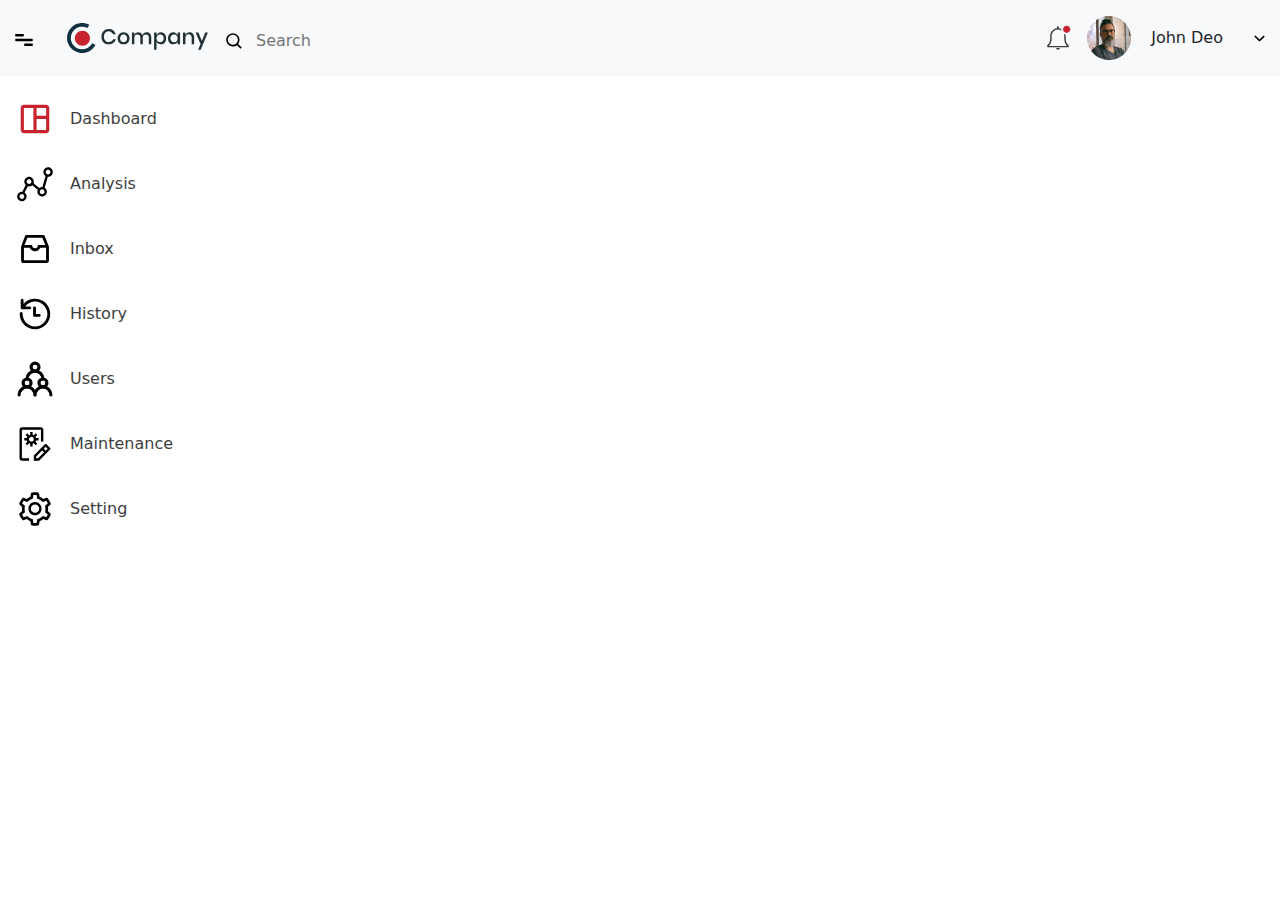
<file: navbar.html>
<!DOCTYPE html>
<html lang="en">

<head>
    <meta charset="UTF-8">
    <meta name="viewport" content="width=device-width, initial-scale=1.0">
    <title>Login</title>
    <link href="bootstrap-5.0.2-dist/css/bootstrap.min.css" media="all" rel="stylesheet">
    <style>
        .menu {
            /* margin: 12px; */
        }

        .logo {
            margin: 15px;
        }

        .search {
            height: 20px;
            width: 20px;
            margin-right: 10px;
        }

        .search-container {
            display: flex;
            align-items: center;
            margin-top: 6px;
        }

        .srch {
            border: none;
            border-color: transparent;
            background: transparent;
        }

        .name {
            margin: 0 20px 0 20px;
        }

        .sidebar {
            width: 242px;
            /* height: 1279px; */
            background-color: #FFFFFF;
        }

        .sidebar ul {
            padding: 0;
        }

        .sidebar ul li a {
            display: flex;
            align-items: center;
            height: 45px;
            width: 190px;
            text-decoration: none;
            color: #3E3E3E;
        }

        .sidebar ul li a p {
            margin: 0;
        }

        .sidebar ul li img {
            margin: 15px;
            width: 40px;
            height: 40px;
        }

        .sidebar ul li {
            list-style: none;
            margin: 20px auto;
        }

        .sidemenu {
            list-style: none;
        }
    </style>
</head>

<body>
    <nav class="navbar navbar-expand-lg navbar-light bg-light">
        <div class="container-fluid">
            <a class="navbar-brand" href="#">
                <img class="menu" src="images/menu-bar.svg" alt="">
                <!-- <a class="btn" data-bs-toggle="offcanvas" href="#offcanvasExample" role="button"
                    aria-controls="offcanvasExample">   
                </a>

                <div class="offcanvas offcanvas-start" tabindex="-1" id="offcanvasExample"
                    aria-labelledby="offcanvasExampleLabel">
                    <div class="offcanvas-header">
                        <div class="search-container">
                            <img class="search" src="images/search-icon.svg" alt="">
                            <input class="srch" type="text" placeholder="Search">
                        </div>
                        <button type="button" class="btn-close" data-bs-dismiss="offcanvas" aria-label="Close"></button>
                    </div> 
                    <div class="offcanvas-body">
                        <aside class="d-flex flex-column sidebar bg-white">
                            <ul class="list">
                                <li class="dashboard">
                                    <a href="#">
                                        <img src="images/dashboard-active.svg" alt="">
                                        <p class="dash">Dashboard</p>
                                    </a>
                                </li>
                                <li class="analysis">
                                    <a href="#">
                                        <img class="" src="images/graph-default.svg" alt="">
                                        <p>Analysis</p>
                                    </a>
                                </li>
                                <li class="inbox">
                                    <a href="#">
                                        <img src="images/inbox-default.svg" alt="">
                                        <p>Inbox</p>
                                    </a>
                                </li>
                                <li class="history">
                                    <a href="#">
                                        <img  src="images/clock-default.svg" alt="">
                                        <p>History</p>
                                    </a>
                                </li>
                                <li class="user">
                                    <a href="#">
                                        <img src="images/user-default.svg" alt="">
                                        <p>Users</p>
                                    </a>
                                </li>
                                <li class="maintenance">
                                    <a href="#">
                                        <img src="images/maintenance-default.svg" alt="">
                                        <p>Maintenance</p>
                                    </a>
                                </li>
                                <li class="setting">
                                    <a href="#">
                                        <img src="images/setting-default.svg" alt="">
                                        <p>Setting</p>
                                    </a>
                                </li>
                            </ul>
                        </aside>
                    </div>
                </div>-->
            </a> 
            <img class="logo" src="images/header-logo.svg" alt="">

            <div class="collapse navbar-collapse d-none d-lg-block" id="navbarNav">
                <div class="search-container">
                    <img class="search" src="images/search-icon.svg" alt="">
                    <input class="srch" type="text" placeholder="Search">
                </div>
            </div>

            <div class="d-flex align-items-center ms-auto">
                <div class="d-none d-lg-block">
                    <img class="notification" src="images/notification-icon.svg" alt="">
                </div>
                <img src="images/profile.png" alt="" class="ms-3">
                <div class="collapse navbar-collapse" id="navbarNav">
                    <p class="name mb-0">John Deo</p>
                    <img src="images/downward-arrow.svg" alt="" class="ms-2">
                </div>
            </div>
        </div>
    </nav>
    <aside class="d-flex flex-column sidebar bg-white">
        <ul class="list">
            <li class="dashboard">
                <a href="#">
                    <img src="images/dashboard-active.svg" alt="">
                    <p class="dash">Dashboard</p>
                </a>
            </li>
            <li class="analysis">
                <a href="#">
                    <img class="" src="images/graph-default.svg" alt="">
                    <p>Analysis</p>
                </a>
            </li>
            <li class="inbox">
                <a href="#">
                    <img src="images/inbox-default.svg" alt="">
                    <p>Inbox</p>
                </a>
            </li>
            <li class="history">
                <a href="#">
                    <img src="images/clock-default.svg" alt="">
                    <p>History</p>
                </a>
            </li>
            <li class="user">
                <a href="#">
                    <img src="images/user-default.svg" alt="">
                    <p>Users</p>
                </a>
            </li>
            <li class="maintenance">
                <a href="#">
                    <img src="images/maintenance-default.svg" alt="">
                    <p>Maintenance</p>
                </a>
            </li>
            <li class="setting">
                <a href="#">
                    <img src="images/setting-default.svg" alt="">
                    <p>Setting</p>
                </a>
            </li>
        </ul>
    </aside>
    <script src="bootstrap-5.0.2-dist/js/bootstrap.bundle.min.js"></script>
</body>

</html>
</file>
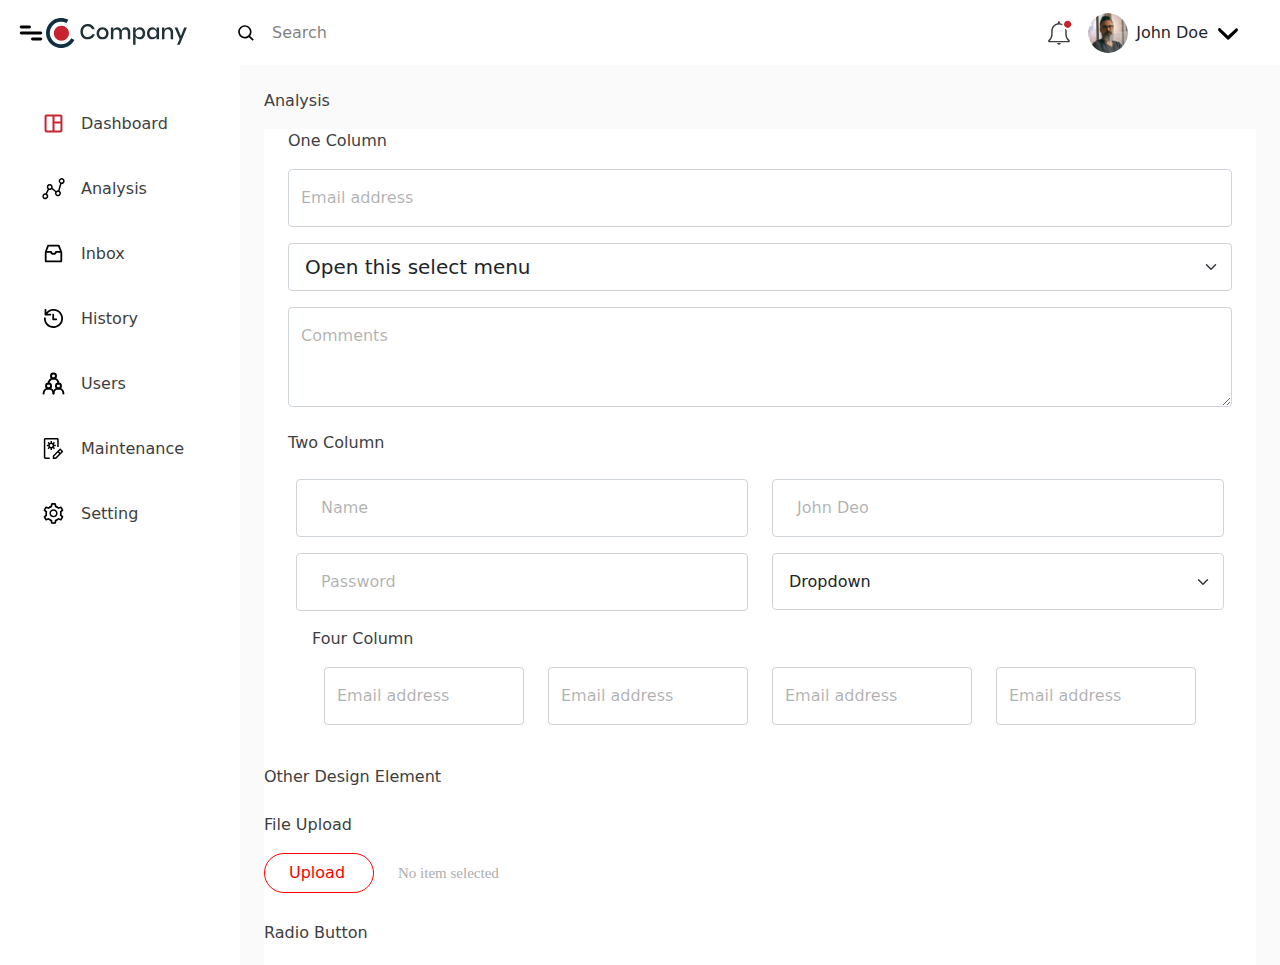
<file: try.html>
<!DOCTYPE html>
<html lang="en">

<head>
    <meta charset="UTF-8">
    <meta name="viewport" content="width=device-width, initial-scale=1.0">
    <title>Dashboard</title>
    <link rel="stylesheet" href="css/style.css">
    <link rel="stylesheet" href="bootstrap-5.0.2-dist/css/bootstrap.min.css">

</head>

<body>
    <!-- Navbar -->
    <div class="navbar navbar-expand-lg navbar-light bg-white">
        <div class="d-flex align-items-center">
            <div class="menu-btn" id="menu-btn">
                <img class="m-btn" src="images/menu-bar.svg" alt="Menu">
            </div>
            <img class="logo" src="images/header-logo.svg" alt="Company Logo">
            <div class="collapse navbar-collapse" id="navbarNav">
                <img src="images/search-icon.svg" class="srch-logo ms-5 me-2" alt="">
                <input type="text" class="search-bar" placeholder="Search">
            </div>
        </div>
        <div class="nav-items">
            <div class="collapse navbar-collapse" id="navbarNav">
                <img src="images/notification-icon.svg" alt="Notification">
            </div>
            <div class="user-profile">
                <img src="images/profile.png" alt="User">
                <div class="collapse navbar-collapse" id="navbarNav">
                    <span>John Doe</span>
                    <img src="images/downward-arrow.svg" alt="">
                </div>
            </div>
        </div>
    </div>

    <!-- Layout -->
    <div class="layout">
        <!-- Sidebar -->
        <div class="sidebar" id="sidebar">
            <ul>
                <li><a href="#" class="d-flex">
                        <img src="images/dashboard-active.svg" alt="">
                        <p>Dashboard</p>
                    </a></li>
                <li><a href="#" class="d-flex">
                        <img src="images/graph-default.svg" alt="">
                        <p>Analysis</p>
                    </a></li>
                <li><a href="#" class="d-flex">
                        <img src="images/inbox-default.svg" alt="">
                        <p>Inbox</p>
                    </a></li>
                <li><a href="#" class="d-flex">
                        <img src="images/clock-default.svg" alt="">
                        <p>History</p>
                    </a></li>
                <li><a href="#" class="d-flex">
                        <img src="images/user-default.svg" alt="">
                        <p>Users</p>
                    </a></li>
                <li><a href="#" class="d-flex">
                        <img src="images/maintenance-default.svg" alt="">
                        <p>Maintenance</p>
                    </a></li>
                <li><a href="#" class="d-flex">
                        <img src="images/setting-default.svg" alt="">
                        <p>Setting</p>
                    </a></li>
            </ul>
        </div>

        <!-- Content -->
        <div class="content">
            <p class="ana">Analysis</p>
            <div class="analysis bg-white">
                <div class="one-col mx-4">
                    <p>One Column</p>
                    <div class="form-floating mb-3">
                        <input type="email" class="form-control" id="floatingInput" placeholder="name@example.com">
                        <label for="floatingInput">Email address</label>
                    </div>
                    <select class="form-select form-select-lg mb-3" aria-label="Large select example">
                        <option selected>Open this select menu</option>
                        <option value="1">One</option>
                        <option value="2">Two</option>
                        <option value="3">Three</option>
                    </select>
                    <div class="form-floating mb-3">
                        <textarea class="form-control" placeholder="Leave a comment here" id="floatingTextarea2"
                            style="height: 100px"></textarea>
                        <label for="floatingTextarea2">Comments</label>
                    </div>
                </div>
                <div class="col-two mx-0">
                    <p class="my-4 mx-4">Two Column</p>
                    <div class="text-center">
                        <div class="row row-cols-2">
                            <div class="col mb-3">
                                <div class="form-floating">
                                    <input type="text" class="form-control" id="floatingInput"
                                        placeholder="name@example.com">
                                    <label for="floatingInput" class="ps-4">Name</label>
                                </div>
                            </div>
                            <div class="col">
                                <div class="form-floating">
                                    <input type="text" class="form-control" id="floatingInput"
                                        placeholder="name@example.com">
                                    <label for="floatingInput" class="ps-4">John Deo</label>
                                </div>
                            </div>
                            <div class="col mb-3">
                                <div class="form-floating">
                                    <input type="password" class="form-control" id="floatingInput"
                                        placeholder="name@example.com">
                                    <label for="floatingInput" class="ps-4">Password</label>
                                </div>
                            </div>
                            <div class="col">
                                <select class="form-select p-3" aria-label="Default select example"
                                    style="height: 57px;">
                                    <option selected>Dropdown</option>
                                    <option value="1">One</option>
                                    <option value="2">Two</option>
                                    <option value="3">Three</option>
                                </select>
                            </div>
                        </div>
                    </div>
                </div>
                <div class="four-col mx-5">
                    <p>Four Column</p>
                    <div class="text-center">
                        <div class="row mx-0">
                            <div class="col">
                                <div class="form-floating mb-3">
                                    <input type="email" class="form-control" id="floatingInput"
                                        placeholder="name@example.com">
                                    <label for="floatingInput">Email address</label>
                                </div>
                            </div>
                            <div class="col">
                                <div class="form-floating mb-3">
                                    <input type="email" class="form-control" id="floatingInput"
                                        placeholder="name@example.com">
                                    <label for="floatingInput">Email address</label>
                                </div>
                            </div>
                            <div class="col">
                                <div class="form-floating mb-3">
                                    <input type="email" class="form-control" id="floatingInput"
                                        placeholder="name@example.com">
                                    <label for="floatingInput">Email address</label>
                                </div>
                            </div>
                            <div class="col">
                                <div class="form-floating mb-3">
                                    <input type="email" class="form-control" id="floatingInput"
                                        placeholder="name@example.com">
                                    <label for="floatingInput">Email address</label>
                                </div>
                            </div>
                        </div>
                    </div>
                </div>
                <div class="other-element">
                    <p class="my-4 f-label">Other Design Element</p>
                    <div class="upload">
                        <p class="">File Upload</p>
                        <div class="d-flex u1">
                            <div class="file align-content-center">
                                <a type="file" class="ps-4" href="">Upload</a>
                            </div>
                            <p class="mx-4">No item selected</p>
                        </div>
                    </div>
                    <div class="radio-btn">
                        <p class="mt-4">Radio Button</p>
                        <div class="radio d-flex">
                            <div class="form-check me-5">
                                <input class="form-check-input" type="radio" name="flexRadioDefault"
                                    id="flexRadioDefault1">
                                <label class="form-check-label" for="flexRadioDefault1">
                                    Option 1
                                </label>
                            </div>
                            <div class="form-check">
                                <input class="form-check-input" type="radio" name="flexRadioDefault"
                                    id="flexRadioDefault2" checked>
                                <label class="form-check-label" for="flexRadioDefault2">
                                    Option 2
                                </label>
                            </div>
                        </div>
                    </div>
                    <div class="checks">
                        <p class="mt-4">Checkbox</p>
                        <div class="d-flex">
                            <div class="form-check ">
                                <input class="form-check-input" type="checkbox" value="" id="flexCheckDefault">
                                <label class="form-check-label" for="flexCheckDefault">
                                    Option 1
                                </label>
                            </div>
                            <div class="form-check sqr">
                                <input class="form-check-input" type="checkbox" value="" id="flexCheckChecked"
                                    checked>
                                <label class="form-check-label" for="flexCheckChecked">
                                    Option 2
                                </label>
                            </div>
                        </div>
                    </div>
                    <div class="snackbar">
                        <p class="mt-4">Snackbar</p>
                        <div class="row">
                            <div class="col">
                                <div class="alert border-danger text-danger d-flex" role="alert">
                                    <img src="images/error-icon.svg" alt="">
                                    This is an error meassage
                                </div>
                            </div>
                            <div class="col">
                                <div class="alert border-info text-info d-flex" role="alert">
                                    <img src="images/info-icon.svg" alt="">
                                    This is an information message!
                                </div>
                            </div>
                            <div class="w-100"></div>
                            <div class="col">
                                <div class="alert border-warning text-warning d-flex" role="alert">
                                    <img src="images/warning-icon.svg" alt="">
                                    This is a warning message!
                                </div>
                            </div>
                            <div class="col">
                                <div class="alert border-success text-success d-flex" role="alert">
                                    <img src="images/success-icon.svg" alt="">
                                    This is a success message!
                                </div>
                            </div>
                        </div>
                    </div>
                    <div class="call-to-action">
                        <p class="mt-4">Call to action</p>
                        <button type="button" class="call btn border-danger mx-2">Primary</button>
                        <button type="button" class="call btn border-danger mx-2">Secondary</button>
                    </div>
            </div>
            <div class="tab">
                <p class="mt-4">Tabs</p>
                <ul class="nav nav-tabs" id="myTab" role="tablist">
                    <li class="nav-item" role="presentation">
                        <button class="nav-link active" id="home-tab" data-bs-toggle="tab"
                            data-bs-target="#home" type="button" role="tab" aria-controls="home"
                            aria-selected="true">Home</button>
                    </li>
                    <li class="nav-item" role="presentation">
                        <button class="nav-link" id="profile-tab" data-bs-toggle="tab"
                            data-bs-target="#profile" type="button" role="tab" aria-controls="profile"
                            aria-selected="false">Profile</button>
                    </li>
                    <li class="nav-item" role="presentation">
                        <button class="nav-link" id="contact-tab" data-bs-toggle="tab"
                            data-bs-target="#contact" type="button" role="tab" aria-controls="contact"
                            aria-selected="false">Contact</button>
                    </li>
                </ul>
                <div class="tab-content" id="myTabContent">
                    <div class="tab-pane fade show active" id="home" role="tabpanel"
                        aria-labelledby="home-tab">Lorem ipsum dolor sit amet consectetur adipisicing elit. Obcaecati vero reiciendis illum, tempora dignissimos mollitia velit sit, ab eum, quisquam cumque? Eos impedit ullam totam illo commodi! Est, numquam minus dolore sed alias voluptatum. Veritatis nemo voluptatem ex eaque quos culpa magnam accusantium vero ab. Tempore aspernatur qui facere dolor odit eum fuga at asperiores assumenda ipsa. Labore voluptates rem illo sint qui aliquid accusamus nam similique repudiandae cupiditate, provident ratione ipsa quibusdam voluptas. Itaque non similique deserunt ea quas quisquam id, voluptate sapiente praesentium quasi reprehenderit! Officia architecto voluptatem nihil culpa, similique minima, dolor dolore omnis harum eius eos.</div>
                    <div class="tab-pane fade" id="profile" role="tabpanel" aria-labelledby="profile-tab">
                        Lorem ipsum dolor sit amet, consectetur adipisicing elit. Consequatur est reiciendis sunt quo veritatis, esse necessitatibus cumque quis in eius beatae natus voluptatibus voluptatem nihil doloremque dolorem rem assumenda incidunt vitae consequuntur! Provident rerum distinctio similique eveniet consequatur ipsa dolores error vel voluptatem adipisci. Eaque enim cum, alias praesentium hic soluta, sit atque minima tenetur sunt sed nostrum eius incidunt nesciunt molestiae quas. Deserunt provident iste architecto! Ducimus ipsum sapiente nobis fugit repellat, ratione hic, totam tempora adipisci neque minima quia veritatis sit enim officiis. Labore</div>
                    <div class="tab-pane fade" id="contact" role="tabpanel" aria-labelledby="contact-tab">
                        Lorem ipsum dolor, sit amet consectetur adipisicing elit. Aliquam consequuntur consectetur ad voluptas autem ab deleniti architecto dignissimos magnam fugiat perferendis quo iure perspiciatis nihil excepturi praesentium suscipit nobis error dicta maxime veniam doloremque, in distinctio dolorem. Voluptas fugit necessitatibus nesciunt commodi dolore! Aut beatae autem maxime laborum officiis illum eveniet perferendis exercitationem inventore in praesentium est, aperiam repellendus labore dolor neque tempora impedit odit! Facilis esse quia dolorum illo distinctio dolor cumque aspernatur quod iusto dicta, velit, aliquid delectus ea quisquam a at molestiae accusamus magni excepturi! Libero tenetur dolore explicabo officia autem praesentium provident, ipsum magnam voluptatem quis quo, totam aliquid error repudiandae. Earum et blanditiis nihil, consequuntur deserunt quidem mollitia veritatis dolorem modi corrupti natus dignissimos quam.</div>
                </div>
            </div>
        </div>
    </div>
    </div>

    <script src="js/custom.js"></script>
    <script src="bootstrap-5.0.2-dist/js/bootstrap.bundle.min.js"></script>
</body>

</html>
</file>
<file: css/style.css>
* {
    margin: 0;
    padding: 0;
    box-sizing: border-box;
}

body 
{
    background-color: #FAFAFA;
    font-family: system-ui, -apple-system, BlinkMacSystemFont, 'Segoe UI', Roboto, Oxygen, Ubuntu, Cantarell, 'Open Sans', 'Helvetica Neue', sans-serif;
}

section 
{
    min-height: 100vh;
    /* min-width: 100vw; */
    flex-wrap: wrap;
    padding: 20px;
    display: flex;
    justify-content: center;
    align-items: center;
}

.hero 
{
    width: 100%;
    max-width: 576px;
    height: auto;
    border-radius: 50%;
    box-shadow: 0px 4px 31px #0000000A;
    border: 20px solid #FFFFFF;
    opacity: 1;
    margin: 20px 0;
    margin-right: 4rem;
}

.frm
{
    margin-left: 3rem;
}

.img 
{
    /* flex: 1; */
    align-items: center;
}

#exp
{
    text-align: left;
    font: normal normal 900 40px/53px Roboto;
    letter-spacing: 0px;
    color: #C8242F;
}

.login
{
    flex: 1;
    max-width: 450px;
    width: 100%;
    border-radius: 10px;
    /* background-color: #FFFFFF; */
    padding: 20px;
    margin-right: 15px;
}

.logo 
{
    /* width: 272px;
    height: 58px; */
}

.we-exp{
    position: relative;
}

.heading 
{
    width: 500px;
    height: 100px;
    text-align: left;
    font: normal normal 300 40px/47px Roboto;
    letter-spacing: 0px;
    color: #3E3E3E;
    margin-top: 19px;
}

.instruction 
{
    text-align: left;
    font: normal normal normal 25px/33px Roboto;
    letter-spacing: 0px;
    color: #3E3E3E;
    margin-top: 26px;
}

input 
{
    position: relative;
    width: 429px;
    height: 49px;
    border: 1px solid #ADADAD;
    border-radius: 5px;
    opacity: 1;
    padding: 10px;
    margin-bottom: 12px;
}

input::-webkit-input-placeholder 
{
    color: black;
    opacity: 0.5;
}

.lgn
{
    width: 138px;
    height: 45px;
    border-radius: 23px;
    opacity: 1;
    background-color: #C8242F;
    color: white;
}

.conform{
    display: flex;
    justify-content: space-between;
}

#forgot 
{
    /* text-align: left; */
    font: normal normal normal 15px/20px Roboto;
    letter-spacing: 0px;
    color: #ADADAD;
    opacity: 1;
    text-decoration: none;
    /* margin-left: 30%; */
}

#member 
{
    display: inline;
    /* text-align: left; */
    font: normal normal normal 15px/20px Roboto;
    letter-spacing: 0px;
    color: #ADADAD;
    opacity: 1;
}

#register 
{
    text-align: left;
    font-family: system-ui, -apple-system, BlinkMacSystemFont, 'Segoe UI', Roboto, Oxygen, Ubuntu, Cantarell, 'Open Sans', 'Helvetica Neue', sans-serif;
    letter-spacing: 0px;
    color: #C8242F;
    opacity: 1;
    text-decoration: none;
}

@media only screen and(max-width: 768px){
    section{
        flex-direction: column;
        padding: 10px;
    }
    .login{
        width: 90%;
    }
}

@media only screen and (max-width: 992px){
    /* section{ */
        /* display:list-item; */
        /* min-height: 100%;
        min-width: 100%;

        align-items: center;
        justify-content: center;
    }
    form{
        align-items: center;
        justify-content: center;
    }
    .login{
        width: 90vw;
    }
    .logo{
        width: 200px;
        height: 40px;
    } */
     .hero{
        max-width: 400px;
     }
     .login{
        max-width: 500px;

     }
     .heading , #exp{
        font-size: 1.8rem;
     }
     .instruction{
        font-size: 1.rem;
     }
     .img{
        flex: 1;
     }
     .frm{
        margin-left: 0;
     }
}

@media only screen and (max-width: 480px){
    .login{
        word-wrap: break-word;
    }
    .heading{
        word-wrap: break-word;
        font-size: 25px;
    }
    #exp{
        font-size: 25px;
    }
}

/* ------------------- */
/* dashboard css */
/* -------------------- */

body {
    margin: 0;
    font-family: Arial, sans-serif;
    background-color: #FAFAFA;
}

/* Navbar Styling */
.navbar {
    display: flex;
    justify-content: space-between;
    align-items: center;
    padding: 0.5rem 1rem;
    background-color: #fff;
}

.menu-btn img {
    width: 30px;
    cursor: pointer;
}

.nav-items {
    display: flex;
    align-items: center;
    gap: 1rem;
}

.search-bar {
    padding: 0.5rem;
    border: transparent;
    background: transparent;
}

.user-profile {
    display: flex;
    align-items: center;
    gap: 0.5rem;
}

.user-profile img {
    width: 40px;
    height: 40px;
    border-radius: 50%;
}

/* Layout Styling */
.layout {
    display: grid;
    grid-template-columns: 240px 1fr;
    height: 100vh;
    overflow: hidden;
    transition: grid-template-columns 0.3s ease;
}

.layout.sidebar-hidden {
    grid-template-columns: 0 1fr;
}

.sidebar {
    background-color: #fff;
    padding: 1rem;
    height: 100%;
    overflow-y: auto;
    transition: transform 0.3s ease;
}

.sidebar ul {
    list-style: none;
    padding: 0;
}

.sidebar ul li {
    margin: 1rem 0;
}

.sidebar ul li a {
    text-decoration: none;
    color: #3E3E3E;
    display: block;
    border-radius: 5px;
}

.sidebar ul li a img {
    width: 25px;
    height: 25px;
}

/* Content Styling */
.content {
    padding: 1.5rem;
    overflow-y: auto;
}

/* Sidebar Hidden */
.sidebar.hidden {
    transform: translateX(-100%);
}

/* Responsive Design */
/* @media (max-width: 992px) {
    .layout {
        grid-template-columns: 0px 1fr;
    }

    .sidebar {
        position: absolute;
        z-index: 10;
        left: 0;
        height: 100vh;
    }
    

    .content {
        padding: 1rem;
    }
} */

.srch-logo {
    height: 20px;
    width: 20px;
}

.row{
    margin-left: 20px !important;
    margin-right: 20px !important;
}

body {
    margin: 0;
    font-family: Arial, sans-serif;
    background-color: #FAFAFA;
}

/* Navbar Styling */
.navbar {
    display: flex;
    justify-content: space-between;
    align-items: center;
    padding: 0.5rem 1rem;
    background-color: #fff;
}

.menu-btn img {
    width: 30px;
    cursor: pointer;
}

.nav-items {
    display: flex;
    align-items: center;
    justify-content: space-between;
    gap: 1rem;
    padding: 0 1rem;
    margin-left: auto;
}

.search-bar {
    padding: 0.5rem;
    border: transparent;
    background: transparent;
}

.user-profile {
    display: flex;
    align-items: center;
    gap: 0.5rem;
}

.user-profile img {
    width: 40px;
    height: 40px;
    border-radius: 50%;
}

/* Layout Styling */
.layout {
    display: grid;
    grid-template-columns: 240px 1fr;
    height: 100vh;
    overflow: hidden;
    transition: grid-template-columns 0.3s ease;
}

.layout.sidebar-hidden {
    grid-template-columns: 0 1fr;
}

.sidebar {
    background-color: #fff;
    padding: 1rem;
    height: 100%;
    overflow-y: auto;
    transition: transform 0.3s ease;
}

.sidebar ul {
    list-style: none;
    padding: 0;
}

.sidebar ul li {
    margin: 1rem 0;
}

.sidebar ul li a {
    text-decoration: none;
    color: #3E3E3E;
    display: block;
    border-radius: 5px;
}

.sidebar ul li a img {
    width: 25px;
    height: 25px;
}

/* Content Styling */
.content {
    padding: 1.5rem;
    overflow-y: auto;
    background-color: #FAFAFA;
}

/* Sidebar Hidden */
.sidebar.hidden {
    transform: translateX(-100%);
}

/* Responsive Design */
/* @media (max-width: 992px) {
    .layout {
        grid-template-columns: 0px 1fr;
    }

    .sidebar {
        position: absolute;
        z-index: 10;
        left: 0;
        height: 100vh;
    }
    

    .content {
        padding: 1rem;
    }
} */

.srch-logo {
    height: 20px;
    width: 20px;
}

/* 
body{
    background-color: #FAFAFA;
} */

.main {
    margin: 0;
}

header {
    width: 99vw;
    background-color: #FFFFFF;
}

nav {
    height: 80px;
    display: flex;
    align-items: center;
}

#menu {
    margin: 17px;
}

span>p {
    margin-left: 12px;
    margin-top: 18px;
}

#dashlogo {
    width: 142px;
    height: 30px;
}

#search {
    display: flex;
    margin: 0 0 0 70px;
    width: 16px;
    height: 16px;
}

.search-txt {
    margin-left: 10px;
}

#notification {
    margin-left: auto;
    margin-right: 60px;
    width: 22px;
    height: 21px;
}

#profile {
    width: 44px;
    height: 44px;
}

#dropdown {
    margin: 10px;
    width: 20px;
    height: 20px;
    opacity: 1;
}

.sidebar {
    width: 242px;
    /* height: 1279px; */
    background-color: #FFFFFF;
}

.sidebar ul {
    padding: 0;
}

.sidebar ul li a {
    display: flex;
    align-items: center;
    height: 45px;
    width: 190px;
    text-decoration: none;
    color: #3E3E3E;
}

.sidebar ul li a p {
    margin: 0;
}

.sidebar ul li img {
    margin: 15px;
}

.sidebar ul li {
    list-style: none;
    margin: 20px auto;
}

.sidemenu {
    list-style: none;
}

.dashboard {
    width: 183px;
    height: 43px;
    background-color: #FFF3F4;
    border-radius: 5px;
    display: flex;
    align-items: center;
}


.dashboard a>img,
.analysis a>img,
.inbox a>img,
.history a>img,
.user a>img,
.maintenance a>img,
.setting a>img {
    width: 25px;
    height: 25px;
}

a {
    margin: 20px auto;
}

.sidebar ul li :hover {
    background-color: #FFF3F4;
}


/* .sidebar ul .analysis :hover
{
    background-color:#FFF3F4;
} */

.content {
    /* display: flex; */
}

.title {
    text-align: left;
    font-size: 20px;
    font-family: Roboto, Oxygen, Ubuntu, Cantarell, 'Open Sans', 'Helvetica Neue', sans-serif;
    letter-spacing: 0px;
    color: #000000;
    margin-left: -30px;
}

.title-inv {
    text-align: left;
    font-size: 20px;
    font-family: Roboto, Oxygen, Ubuntu, Cantarell, 'Open Sans', 'Helvetica Neue', sans-serif;
    letter-spacing: 0px;
    color: #000000;
    margin: 22px;
}

.box {
    /* width: 100%; */
    height: 120px;
    background: #FFFFFF 0% 0% no-repeat padding-box;
    border-radius: 5px;
    display: flex;
    padding: 15px;
    margin-bottom: 20px;
    text-align: center;
}

.box img {
    width: 38px;
    height: 38px;
}

.cardsx {
    /* margin-left: 40px;
    margin-right: 40px; */
    justify-content: space-between;
    margin: 0 30px 0 30px;
    gap:2px
}


.contents img {
    display: block;
}

.second {
    width: 100%;
}

.h {
    font-size: 24px;
    margin: 0;
    padding: 2px;
}

.content {
    text-align: left;
    font-family: system-ui, -apple-system, BlinkMacSystemFont, 'Segoe UI', Roboto, Oxygen, Ubuntu, Cantarell, 'Open Sans', 'Helvetica Neue', sans-serif;
    letter-spacing: 0px;
    color: #3E3E3E;
}


/* ------------------------------- */


.charts {
    justify-content: space-between;
    margin: 0 50px 0 50px 0;
}

.n-product {
    width: 100%;
    height: auto;
    border-radius: 5px;
    display: flex;
    padding: 15px;
    margin-bottom: 20px;
    text-align: center;
}

.n-product img {
    width: 33px;
    height: 33px;
    margin-right: 12px;
}

/* .sale-data
{
    margin-top: 30px;
    margin-left: 60px;
    min-width: 70%;
    min-height: 400px;
    border-radius: 5px;
} */

.duration {
    margin-left: auto;
    margin-top: 20px;
    margin-right: 12px;
}

.duration a {
    margin: 12px;
    text-decoration: none;
    font: normal normal normal 12px/16px Roboto;
    letter-spacing: 0px;
    color: #ADADAD;
}

.duration a:hover {
    color: #C8242F;
    text-decoration: underline;
}

.sale-head-text {
    text-align: left;
    font: normal normal medium 22px/29px Roboto;
    letter-spacing: 0px;
    color: #3E3E3E;
    margin: 20px;
    margin-left: 30px;
}

/* .graph {
    display: flex;
    flex-wrap: wrap;
    justify-content: space-between;
    gap: 20px;
    margin: 30px;
} */

/* edited */
.graph {
    display: flex;
    justify-content: space-between;
    gap: 20px;
    margin: 30px;
}

.graph-img {
    margin: 50px;
    max-width: 100%;
}

/* .graph-img img {
    width: 98%;
    height: 100%;
} */

.graph-img img,
.pie img {
    max-width: 100%;
    height: auto;
    margin: auto;
    display: block;
}

/* edited */
.pie-label .dot {
    width: 10px;
    height: 10px;
    border-radius: 50%;
}

.pie-label .d-flex {
    display: flex;
    /* align-items: center; */
    gap: 5px; /* Space between dot and country name */
}

/* edited */
/* .pie-label { 
    display: flex;
    justify-content: space-evenly;
    gap: 10px;
    flex-wrap: wrap;
} */

.dot {
    height: 10px;
    width: 10px;
    border-radius: 50%;
    display: inline-block;
}

.org {
    background-color: #F16C20;
}

/* .piechart
  {
    margin-top: 30px;
    min-width: 385px;
    min-height: 400px;
    border-radius: 5px;
  } */

.piechart {
    text-align: center;
}

.piechart .sale-head-text,
.sale-data .sale-head-text {
    font-size: 18px;
    margin-bottom: 15px;
}

/* .sale-data,
.piechart {
    flex: 1 1 calc(50% - 20px);
    min-width: 300px;
    background-color: #ffffff;
    border-radius: 5px;
    padding: 15px;
    box-shadow: 0px 2px 5px rgba(0, 0, 0, 0.1); */
/* } */

/* edited */
.sale-data {
    flex: 0 0 67%; /* Takes 70% of the width */
    background-color: #ffffff;
    border-radius: 5px;
    padding: 15px;
}

.piechart {
    flex: 0 0 30%; /* Takes 30% of the width */
    background-color: #ffffff;
    border-radius: 5px;
    padding: 15px;
    text-align: center;
}


.v-all {
    /* margin:auto; */
    /* margin-top: 20px; */
    margin-left: auto;
    padding: 17px;
    margin-top: 7px;
}

.viewall {
    text-decoration: none;
    text-align: left;
    font-family: system-ui, -apple-system, BlinkMacSystemFont, 'Segoe UI', Roboto, Oxygen, Ubuntu, Cantarell, 'Open Sans', 'Helvetica Neue', sans-serif;
    letter-spacing: 0px;
    color: #C8242F;
    font-size: 17px;
}

.tbl-tag {
    text-align: left;
    font: normal normal normal 15px/20px Roboto;
    letter-spacing: 1.5px;
    color: #ADADAD;
}

@media only screen and (min-width : 770px) and (max-width: 993px) {
    .sale-data{
        flex: 0 0 100%;
    }
    .piechart{
        flex: 0 0 100%;
    }
}

.pie {
    margin-bottom: 30px;
}

@media (max-width: 770px) {
    .graph {
        flex-direction: column;
        align-items: center;
    }

    .sale-data, 
    .piechart {
        flex: none; /* Remove the flex-grow/shrink */
        width: 100%; /* Take up the full width of the parent container */
        margin: 10px 0; /* Add some spacing between elements */
    }

    .cardsx {
        flex-wrap: wrap;
        justify-content: center; /* Center cards */
    }

    .box {
        width: calc(100% - 20px); /* Full width with some padding */
    }
}

@media only screen and (max-width:1124px) {
    .pie-label{
        flex-direction: column;
    }
}

  /* ---------------------------- */
  /* innerpage
  ------------------------------- */

  .form-content
  {
    margin-left: 30px;
    margin-right: 30px;
  }

  .drp{
    position: relative;
    margin-left:14px;
    margin-bottom: 12px;
  }

  label
  {
    color: #3e3e3e67;
  }

  option
  {
    color: #3e3e3e67;
  }

  .contents {
        flex-grow: 1;
        padding: 20px;
        transition: margin-left 0.3s ease; /* Smooth transition for margin */
    }

    .content.expanded {
        margin-left: 250px; /* Matches sidebar width */
    }

    .content.collapsed {
        margin-left: 0;
    }

.file
{
    width: 110px;
    height: 40px;
    border: 1px solid red;
    border-radius: 20px;
}

.file a{
    text-decoration: none;
    color: red;
}

.u1 p{
    font: normal normal normal 12px/16px Roboto;
    letter-spacing: 0px;
    font-size: 15px;
    margin-top: 12px;
    color: #ADADAD;
}

.f-label
{
    text-align: left;
    font-family: system-ui, -apple-system, BlinkMacSystemFont, 'Segoe UI', Roboto, Oxygen, Ubuntu, Cantarell, 'Open Sans', 'Helvetica Neue', sans-serif;
    letter-spacing: 0px;
    color: #3E3E3E
}

.sqr
{
    margin-left: 46px;
}

.alert img
{
    width: 40px;
    padding-right: 12px;
}

.call
{
    border-radius: 50px;
    color: #C8242F;
}

.call:hover
{
    background-color: #C8242F;
    color: white;
}
</file>
<file: css/dashstyle.css>
* {
    margin: 0;
    padding: 0;
    box-sizing: border-box;
}

body 
{
    background-color: #FAFAFA;
    font-family: system-ui, -apple-system, BlinkMacSystemFont, 'Segoe UI', Roboto, Oxygen, Ubuntu, Cantarell, 'Open Sans', 'Helvetica Neue', sans-serif;
}

section 
{
    min-height: 100vh;
    /* min-width: 100vw; */
    flex-wrap: wrap;
    padding: 20px;
    display: flex;
    justify-content: center;
    align-items: center;
}

.hero 
{
    width: 100%;
    max-width: 576px;
    height: auto;
    border-radius: 50%;
    box-shadow: 0px 4px 31px #0000000A;
    border: 20px solid #FFFFFF;
    opacity: 1;
    margin: 20px 0;
    margin-right: 4rem;
}

.frm
{
    margin-left: 3rem;
}

.img 
{
    /* flex: 1; */
    align-items: center;
}

#exp
{
    text-align: left;
    font: normal normal 900 40px/53px Roboto;
    letter-spacing: 0px;
    color: #C8242F;
}

.login
{
    flex: 1;
    max-width: 450px;
    width: 100%;
    border-radius: 10px;
    /* background-color: #FFFFFF; */
    padding: 20px;
    margin-right: 15px;
}

.logo 
{
    /* width: 272px;
    height: 58px; */
}

.we-exp{
    position: relative;
}

.heading 
{
    width: 500px;
    height: 100px;
    text-align: left;
    font: normal normal 300 40px/47px Roboto;
    letter-spacing: 0px;
    color: #3E3E3E;
    margin-top: 19px;
}

.instruction 
{
    text-align: left;
    font: normal normal normal 25px/33px Roboto;
    letter-spacing: 0px;
    color: #3E3E3E;
    margin-top: 26px;
}

input 
{
    position: relative;
    width: 429px;
    height: 49px;
    border: 1px solid #ADADAD;
    border-radius: 5px;
    opacity: 1;
    padding: 10px;
    margin-bottom: 12px;
}

input::-webkit-input-placeholder 
{
    color: black;
    opacity: 0.5;
}

.lgn
{
    width: 138px;
    height: 45px;
    border-radius: 23px;
    opacity: 1;
    background-color: #C8242F;
    color: white;
}

.conform{
    display: flex;
    justify-content: space-between;
}

#forgot 
{
    /* text-align: left; */
    font: normal normal normal 15px/20px Roboto;
    letter-spacing: 0px;
    color: #ADADAD;
    opacity: 1;
    text-decoration: none;
    /* margin-left: 30%; */
}

#member 
{
    display: inline;
    /* text-align: left; */
    font: normal normal normal 15px/20px Roboto;
    letter-spacing: 0px;
    color: #ADADAD;
    opacity: 1;
}

#register 
{
    text-align: left;
    font-family: system-ui, -apple-system, BlinkMacSystemFont, 'Segoe UI', Roboto, Oxygen, Ubuntu, Cantarell, 'Open Sans', 'Helvetica Neue', sans-serif;
    letter-spacing: 0px;
    color: #C8242F;
    opacity: 1;
    text-decoration: none;
}

@media only screen and(max-width: 768px){
    section{
        flex-direction: column;
        padding: 10px;
    }
    .login{
        width: 90%;
    }
}

@media only screen and (max-width: 992px){
    /* section{ */
        /* display:list-item; */
        /* min-height: 100%;
        min-width: 100%;

        align-items: center;
        justify-content: center;
    }
    form{
        align-items: center;
        justify-content: center;
    }
    .login{
        width: 90vw;
    }
    .logo{
        width: 200px;
        height: 40px;
    } */
     .hero{
        max-width: 400px;
     }
     .login{
        max-width: 500px;

     }
     .heading , #exp{
        font-size: 1.8rem;
     }
     .instruction{
        font-size: 1.rem;
     }
     .img{
        flex: 1;
     }
     .frm{
        margin-left: 0;
     }
}

@media only screen and (max-width: 480px){
    .login{
        word-wrap: break-word;
    }
    .heading{
        word-wrap: break-word;
        font-size: 25px;
    }
    #exp{
        font-size: 25px;
    }
}

/* ------------------- */
/* dashboard css */
/* -------------------- */

body {
    margin: 0;
    font-family: Arial, sans-serif;
    background-color: #FAFAFA;
}

/* Navbar Styling */
.navbar {
    display: flex;
    justify-content: space-between;
    align-items: center;
    padding: 0.5rem 1rem;
    background-color: #fff;
}

.menu-btn img {
    width: 30px;
    cursor: pointer;
}

.nav-items {
    display: flex;
    align-items: center;
    gap: 1rem;
}

.search-bar {
    padding: 0.5rem;
    border: transparent;
    background: transparent;
}

.user-profile {
    display: flex;
    align-items: center;
    gap: 0.5rem;
}

.user-profile img {
    width: 40px;
    height: 40px;
    border-radius: 50%;
}

/* Layout Styling */
.layout {
    display: grid;
    grid-template-columns: 240px 1fr;
    height: 100vh;
    overflow: hidden;
    transition: grid-template-columns 0.3s ease;
}

.layout.sidebar-hidden {
    grid-template-columns: 0 1fr;
}

.sidebar {
    background-color: #fff;
    padding: 1rem;
    height: 100%;
    overflow-y: auto;
    transition: transform 0.3s ease;
}

.sidebar ul {
    list-style: none;
    padding: 0;
}

.sidebar ul li {
    margin: 1rem 0;
}

.sidebar ul li a {
    text-decoration: none;
    color: #3E3E3E;
    display: block;
    border-radius: 5px;
}

.sidebar ul li a img {
    width: 25px;
    height: 25px;
}

/* Content Styling */
.content {
    padding: 1.5rem;
    overflow-y: auto;
}

/* Sidebar Hidden */
.sidebar.hidden {
    transform: translateX(-100%);
}

/* Responsive Design */
/* @media (max-width: 992px) {
    .layout {
        grid-template-columns: 0px 1fr;
    }

    .sidebar {
        position: absolute;
        z-index: 10;
        left: 0;
        height: 100vh;
    }
    

    .content {
        padding: 1rem;
    }
} */

.srch-logo {
    height: 20px;
    width: 20px;
}

.row{
    margin-left: 20px !important;
    margin-right: 20px !important;
}

body {
    margin: 0;
    font-family: Arial, sans-serif;
    background-color: #FAFAFA;
}

/* Navbar Styling */
.navbar {
    display: flex;
    justify-content: space-between;
    align-items: center;
    padding: 0.5rem 1rem;
    background-color: #fff;
}

.menu-btn img {
    width: 30px;
    cursor: pointer;
}

.nav-items {
    display: flex;
    align-items: center;
    justify-content: space-between;
    gap: 1rem;
    padding: 0 1rem;
    margin-left: auto;
}

.search-bar {
    padding: 0.5rem;
    border: transparent;
    background: transparent;
}

.user-profile {
    display: flex;
    align-items: center;
    gap: 0.5rem;
}

.user-profile img {
    width: 40px;
    height: 40px;
    border-radius: 50%;
}

/* Layout Styling */
.layout {
    display: grid;
    grid-template-columns: 240px 1fr;
    height: 100vh;
    overflow: hidden;
    transition: grid-template-columns 0.3s ease;
}

.layout.sidebar-hidden {
    grid-template-columns: 0 1fr;
}

.sidebar {
    background-color: #fff;
    padding: 1rem;
    height: 100%;
    overflow-y: auto;
    transition: transform 0.3s ease;
}

.sidebar ul {
    list-style: none;
    padding: 0;
}

.sidebar ul li {
    margin: 1rem 0;
}

.sidebar ul li a {
    text-decoration: none;
    color: #3E3E3E;
    display: block;
    border-radius: 5px;
}

.sidebar ul li a img {
    width: 25px;
    height: 25px;
}

/* Content Styling */
.content {
    padding: 1.5rem;
    overflow-y: auto;
    background-color: #FAFAFA;
}

/* Sidebar Hidden */
.sidebar.hidden {
    transform: translateX(-100%);
}

/* Responsive Design */
/* @media (max-width: 992px) {
    .layout {
        grid-template-columns: 0px 1fr;
    }

    .sidebar {
        position: absolute;
        z-index: 10;
        left: 0;
        height: 100vh;
    }
    

    .content {
        padding: 1rem;
    }
} */

.srch-logo {
    height: 20px;
    width: 20px;
}

/* 
body{
    background-color: #FAFAFA;
} */

.main {
    margin: 0;
}

header {
    width: 99vw;
    background-color: #FFFFFF;
}

nav {
    height: 80px;
    display: flex;
    align-items: center;
}

#menu {
    margin: 17px;
}

span>p {
    margin-left: 12px;
    margin-top: 18px;
}

#dashlogo {
    width: 142px;
    height: 30px;
}

#search {
    display: flex;
    margin: 0 0 0 70px;
    width: 16px;
    height: 16px;
}

.search-txt {
    margin-left: 10px;
}

#notification {
    margin-left: auto;
    margin-right: 60px;
    width: 22px;
    height: 21px;
}

#profile {
    width: 44px;
    height: 44px;
}

#dropdown {
    margin: 10px;
    width: 20px;
    height: 20px;
    opacity: 1;
}

.sidebar {
    width: 242px;
    /* height: 1279px; */
    background-color: #FFFFFF;
}

.sidebar ul {
    padding: 0;
}

.sidebar ul li a {
    display: flex;
    align-items: center;
    height: 45px;
    width: 190px;
    text-decoration: none;
    color: #3E3E3E;
}

.sidebar ul li a p {
    margin: 0;
}

.sidebar ul li img {
    margin: 15px;
}

.sidebar ul li {
    list-style: none;
    margin: 20px auto;
}

.sidemenu {
    list-style: none;
}

.dashboard {
    width: 183px;
    height: 43px;
    background-color: #FFF3F4;
    border-radius: 5px;
    display: flex;
    align-items: center;
}


.dashboard a>img,
.analysis a>img,
.inbox a>img,
.history a>img,
.user a>img,
.maintenance a>img,
.setting a>img {
    width: 25px;
    height: 25px;
}

a {
    margin: 20px auto;
}

.sidebar ul li :hover {
    background-color: #FFF3F4;
}


/* .sidebar ul .analysis :hover
{
    background-color:#FFF3F4;
} */

.content {
    /* display: flex; */
}

.title {
    text-align: left;
    font-size: 20px;
    font-family: Roboto, Oxygen, Ubuntu, Cantarell, 'Open Sans', 'Helvetica Neue', sans-serif;
    letter-spacing: 0px;
    color: #000000;
    margin-left: -30px;
}


.box {
    /* width: 100%; */
    height: 120px;
    background: #FFFFFF 0% 0% no-repeat padding-box;
    border-radius: 5px;
    display: flex;
    padding: 15px;
    margin-bottom: 20px;
    text-align: center;
}

.box img {
    width: 38px;
    height: 38px;
}

.cardsx {
    /* margin-left: 40px;
    margin-right: 40px; */
    justify-content: space-between;
    margin: 0 30px 0 30px;
    gap:2px
}


.contents img {
    display: block;
}

.second {
    width: 100%;
}

.h {
    font-size: 24px;
    margin: 0;
    padding: 2px;
}

.content {
    text-align: left;
    font-family: system-ui, -apple-system, BlinkMacSystemFont, 'Segoe UI', Roboto, Oxygen, Ubuntu, Cantarell, 'Open Sans', 'Helvetica Neue', sans-serif;
    letter-spacing: 0px;
    color: #3E3E3E;
}


/* ------------------------------- */


.charts {
    justify-content: space-between;
    margin: 0 50px 0 50px 0;
}

.n-product {
    width: 100%;
    height: auto;
    border-radius: 5px;
    display: flex;
    padding: 15px;
    margin-bottom: 20px;
    text-align: center;
}

.n-product img {
    width: 33px;
    height: 33px;
    margin-right: 12px;
}

/* .sale-data
{
    margin-top: 30px;
    margin-left: 60px;
    min-width: 70%;
    min-height: 400px;
    border-radius: 5px;
} */

.duration {
    margin-left: auto;
    margin-top: 20px;
    margin-right: 12px;
}

.duration a {
    margin: 12px;
    text-decoration: none;
    font: normal normal normal 12px/16px Roboto;
    letter-spacing: 0px;
    color: #ADADAD;
}

.duration a:hover {
    color: #C8242F;
    text-decoration: underline;
}

.sale-head-text {
    text-align: left;
    font: normal normal medium 22px/29px Roboto;
    letter-spacing: 0px;
    color: #3E3E3E;
    margin: 20px;
    margin-left: 30px;
}

/* .graph {
    display: flex;
    flex-wrap: wrap;
    justify-content: space-between;
    gap: 20px;
    margin: 30px;
} */

/* edited */
.graph {
    display: flex;
    justify-content: space-between;
    gap: 20px;
    margin: 30px;
}

.graph-img {
    margin: 50px;
    max-width: 100%;
}

/* .graph-img img {
    width: 98%;
    height: 100%;
} */

.graph-img img,
.pie img {
    max-width: 100%;
    height: auto;
    margin: auto;
    display: block;
}

/* edited */
.pie-label .dot {
    width: 10px;
    height: 10px;
    border-radius: 50%;
}

.pie-label .d-flex {
    display: flex;
    /* align-items: center; */
    gap: 5px; /* Space between dot and country name */
}

/* edited */
/* .pie-label { 
    display: flex;
    justify-content: space-evenly;
    gap: 10px;
    flex-wrap: wrap;
} */

.dot {
    height: 10px;
    width: 10px;
    border-radius: 50%;
    display: inline-block;
}

.org {
    background-color: #F16C20;
}

/* .piechart
  {
    margin-top: 30px;
    min-width: 385px;
    min-height: 400px;
    border-radius: 5px;
  } */

.piechart {
    text-align: center;
}

.piechart .sale-head-text,
.sale-data .sale-head-text {
    font-size: 18px;
    margin-bottom: 15px;
}

/* .sale-data,
.piechart {
    flex: 1 1 calc(50% - 20px);
    min-width: 300px;
    background-color: #ffffff;
    border-radius: 5px;
    padding: 15px;
    box-shadow: 0px 2px 5px rgba(0, 0, 0, 0.1); */
/* } */

/* edited */
.sale-data {
    flex: 0 0 67%; /* Takes 70% of the width */
    background-color: #ffffff;
    border-radius: 5px;
    padding: 15px;
}

.piechart {
    flex: 0 0 30%; /* Takes 30% of the width */
    background-color: #ffffff;
    border-radius: 5px;
    padding: 15px;
    text-align: center;
}


.v-all {
    /* margin:auto; */
    margin-top: 20px;
    margin-left: auto;
    padding: 17px;
}

.viewall {
    text-decoration: none;
    text-align: left;
    font-family: system-ui, -apple-system, BlinkMacSystemFont, 'Segoe UI', Roboto, Oxygen, Ubuntu, Cantarell, 'Open Sans', 'Helvetica Neue', sans-serif;
    letter-spacing: 0px;
    color: #C8242F;
    font-size: 17px;
}

.tbl-tag {
    text-align: left;
    font: normal normal normal 15px/20px Roboto;
    letter-spacing: 1.5px;
    color: #ADADAD;
}

.pie {
    margin-bottom: 30px;
}

@media (max-width: 770px) {
    .graph {
        flex-direction: column;
        align-items: center;
    }

    .sale-data, 
    .piechart {
        flex: none; /* Remove the flex-grow/shrink */
        width: 100%; /* Take up the full width of the parent container */
        margin: 10px 0; /* Add some spacing between elements */
    }

    .cardsx {
        flex-wrap: wrap;
        justify-content: center; /* Center cards */
    }

    .box {
        width: calc(100% - 20px); /* Full width with some padding */
    }
}

@media only screen and (max-width:1124px) {
    .pie-label{
        flex-direction: column;
    }
}

  /* ---------------------------- */
  /* innerpage
  ------------------------------- */

  /* .form-content
  {
    margin-left: 30px;
    margin-right: 30px;
  }

  
  label
  {
    color: #3e3e3e67;
    }
    .drp{
      position: relative;
      margin-left:14px;
      margin-bottom: 12px;
    }

  option
  {
    color: #3e3e3e67;
  }

  .contents {
        flex-grow: 1;
        padding: 20px;
        transition: margin-left 0.3s ease; 
    }

    .content.expanded {
        margin-left: 250px;
    }

    .content.collapsed {
        margin-left: 0;
    } */

.file
{
    width: 110px;
    height: 40px;
    border: 1px solid red;
    border-radius: 20px;
}

.file a{
    text-decoration: none;
    color: red;
}

.u1 p{
    font: normal normal normal 12px/16px Roboto;
    letter-spacing: 0px;
    font-size: 15px;
    margin-top: 12px;
    color: #ADADAD;
}

.f-label
{
    text-align: left;
    font-family: system-ui, -apple-system, BlinkMacSystemFont, 'Segoe UI', Roboto, Oxygen, Ubuntu, Cantarell, 'Open Sans', 'Helvetica Neue', sans-serif;
    letter-spacing: 0px;
    color: #3E3E3E
}

.sqr
{
    margin-left: 46px;
}

.alert img
{
    width: 40px;
    padding-right: 12px;
}

.call
{
    border-radius: 50px;
    color: #C8242F;
}

.call:hover
{
    background-color: #C8242F;
    color: white;
}
</file>
